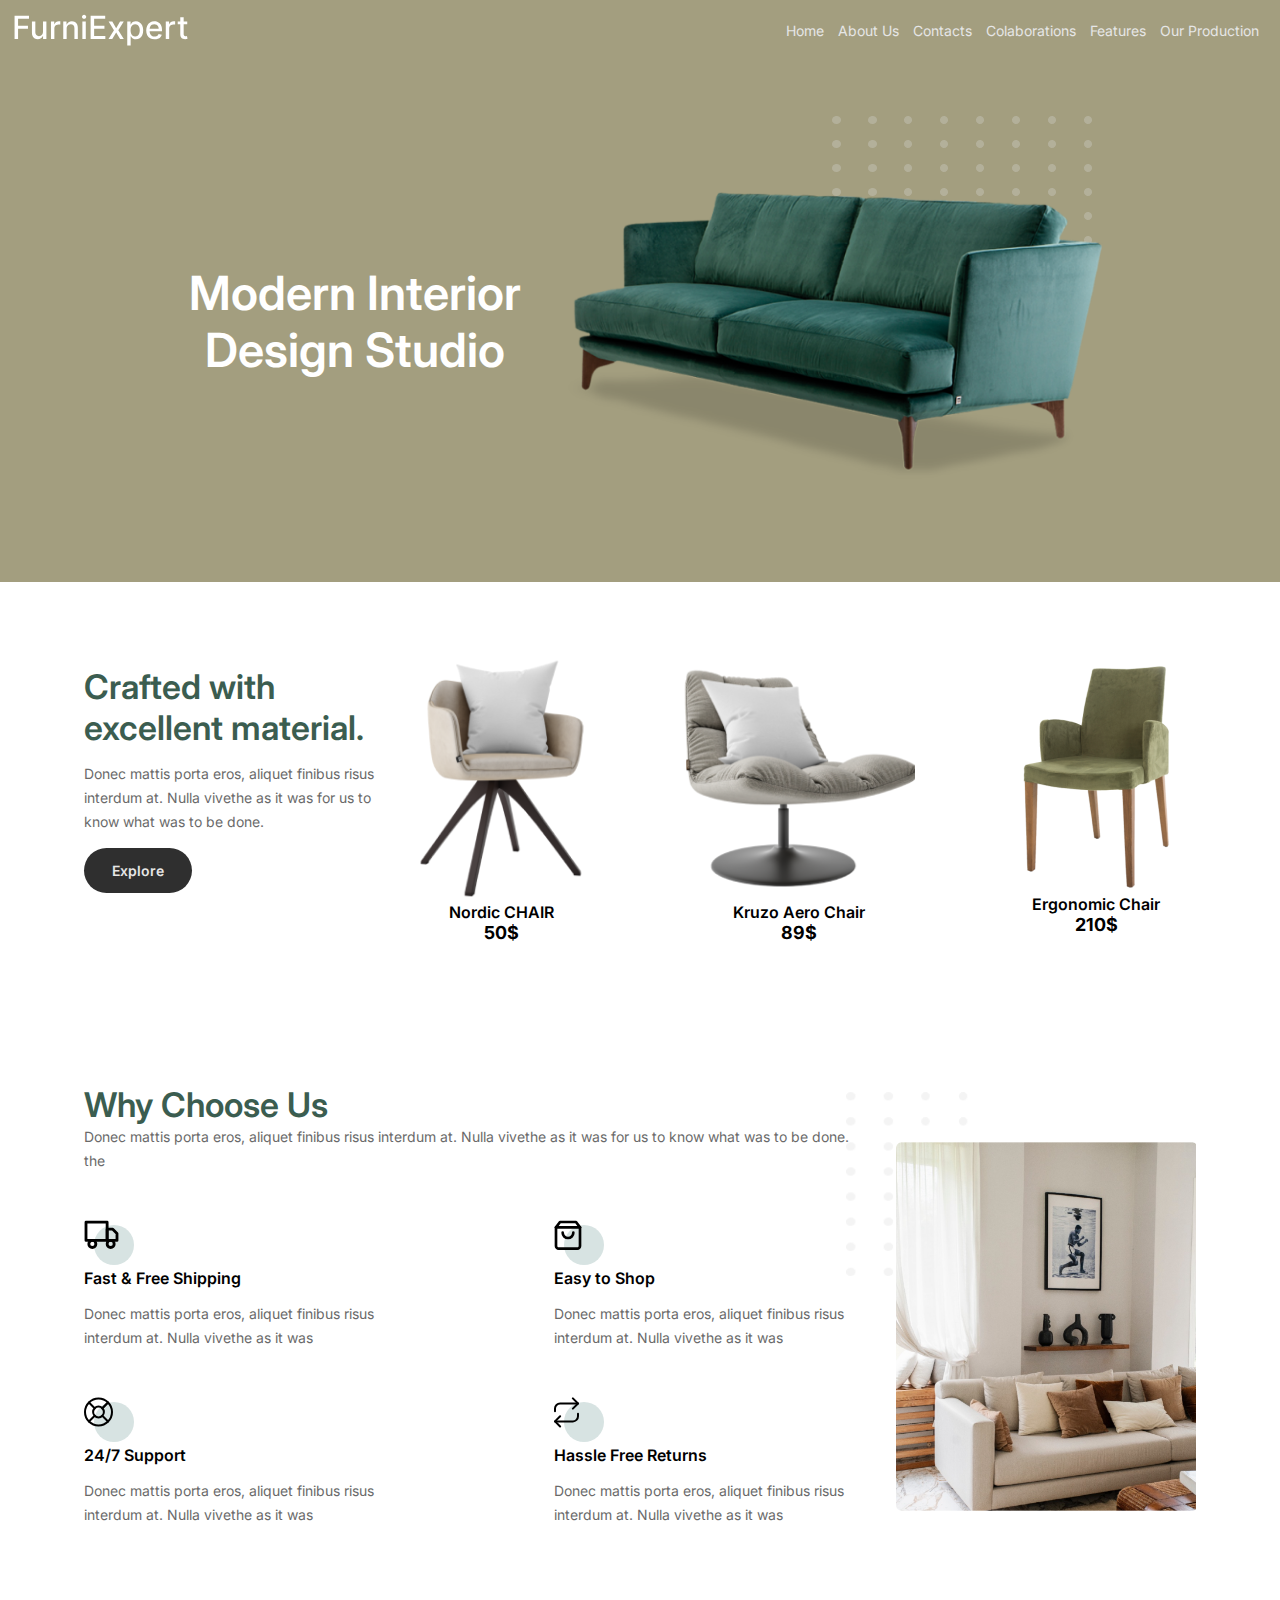
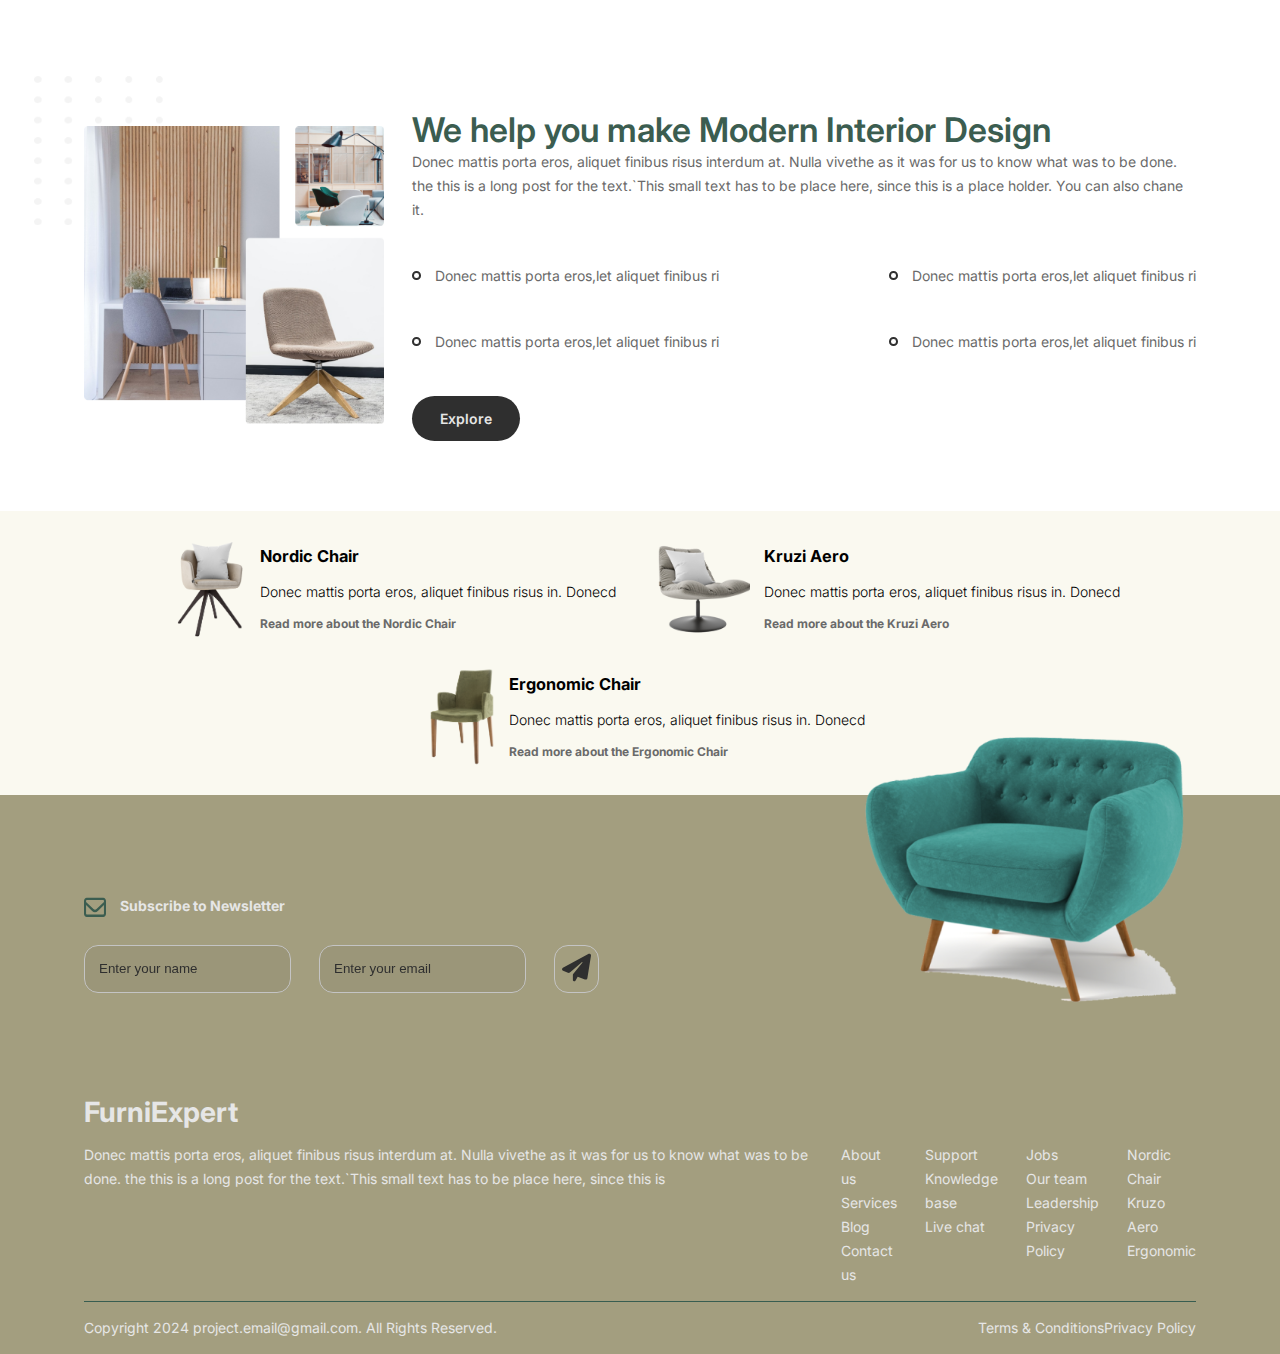
<file: index.html>
<!DOCTYPE html>
<html lang="en">

<head>
	<meta charset="UTF-8">
	<meta name="viewport" content="width=device-width, initial-scale=1.0">
	<title>FurniExpert - Home</title>
	<meta name="description"
		content="FurniExpert - сучасний меблевий магазин з найкращими пропозиціями для вашого дому. Створюйте затишок з нашою допомогою!">
	<meta name="robots" content="index, follow">
	<link rel="stylesheet" href="css/style.css">
</head>

<body>
	<script defer src="script/script.js"></script>
	<div class="wrapper">
		<header>
			<a href="index.html" aria-label="logo image" class="header__img">
				<img src="images/logo.svg" class="paralaxFromCenter" alt="FurniExpert">
			</a>
			<section class="header">
				<nav class="header__navigation container">
					<ul class="header__navigation-list">
						<li class="header__navigation-item"><a class="item-link" href="index.html">Home</a></li>
						<li class="header__navigation-item"><a class="item-link" href="about.html">About Us</a></li>
						<li class="header__navigation-item"><a class="item-link" href="contacts.html">Contacts</a></li>
						<li class="header__navigation-item"><a class="item-link" href="colab.html">Colaborations</a></li>
						<li class="header__navigation-item"><a class="item-link" href="features.html">Features</a></li>
						<li class="header__navigation-item"><a class="item-link" href="product.html">Our Production</a></li>
					</ul>
				</nav>
			</section>
			<button class="burger-btn paralaxFromRight" role="button" aria-label="burger menu button">
				<span></span>
				<span></span>
				<span></span>
			</button>
		</header>
		<section class="hero">
			<div class="hero__block container">
				<h1 class="hero__title title-1 paralaxFromLeft">Modern Interior
					Design Studio</h1>
				<div class="hero__img-layout paralaxFromCenter"><img class="hero__img" src="images/hero.png"
						alt="couch fullscreen">
				</div>
			</div>
		</section>
		<main class="main">
			<div class="main__block container">
				<div class="products__info paralaxFromRight">
					<h2 class="__info-title title-2">Crafted with
						excellent
						material.</h2>
					<p class="__info-description">Donec mattis porta eros, aliquet finibus risus interdum
						at. Nulla
						vivethe as it was for us to know what was to be done.</p>
					<a href="#" class="products__link btn-1">Explore</a>
				</div>
				<div class="products__cards">
					<div class="product__card">
						<img class="product__img" src="images/product-1.png" alt="chair 1">
						<h3 class="product__title title-3">Nordic CHAIR</h3>
						<p class="product__price">50$</p>
					</div>
					<div class="product__card">
						<img class="product__img" src="images/product-2.png" alt="chair 1">
						<h3 class="product__title title-3">Kruzo Aero Chair</h3>
						<p class="product__price">89$</p>
					</div>
					<div class="product__card">
						<img class="product__img" src="images/product-3.png" alt="chair 1">
						<h3 class="product__title title-3">Ergonomic Chair</h3>
						<p class="product__price">210$</p>
					</div>
				</div>
			</div>
			<div class="main__content container">
				<div class="main__content-info">
					<h2 class="__info-title title-2 paralaxFromLeft">Why Choose Us</h2>
					<p class="__info-description">Donec mattis porta eros, aliquet finibus risus interdum at. Nulla vivethe
						as it was for us to know what was to be done. the</p>
					<div class="main__content-block">
						<div class="main__content-item">
							<p class="__info-icon"><img src="images/feature-icon-1.svg" alt="feture 1"></p>
							<h3 class="product__title">Fast & Free Shipping </h3>
							<p class="__info-description">Donec mattis porta eros, aliquet finibus risus interdum at. Nulla
								vivethe as it was</p>
						</div>
						<div class="main__content-item">
							<p class="__info-icon"><img src="images/feature-icon-2.svg" alt="feature-2"></p>
							<h3 class="product__title">Easy to Shop</h3>
							<p class="__info-description">Donec mattis porta eros, aliquet finibus risus interdum at. Nulla
								vivethe as it was</p>
						</div>
						<div class="main__content-item">
							<p class="__info-icon"><img src="images/feature-icon-3.svg" alt="feature-3"></p>
							<h3 class="product__title">24/7 Support</h3>
							<p class="__info-description">Donec mattis porta eros, aliquet finibus risus interdum at. Nulla
								vivethe as it was</p>
						</div>
						<div class="main__content-item">
							<p class="__info-icon"><img src="images/feature-icon-4.svg" alt="feature-4"></p>
							<h3 class="product__title">Hassle Free Returns</h3>
							<p class="__info-description">Donec mattis porta eros, aliquet finibus risus interdum at. Nulla
								vivethe as it was</p>
						</div>
					</div>
				</div>
				<div class="main__content-layout"><img class="main__content-img" src="images/features-img.png" alt="">
				</div>
			</div>
			<div class="main__content column-reverse container">
				<div class="main__content-layout"><img class="main__content-img" src="images/content-img.png" alt="">
				</div>

				<div class="main__content-info">
					<h2 class="__info-title title-2 paralaxFromLeft">We help you make
						Modern Interior Design </h2>
					<p class="__info-description">Donec mattis porta eros, aliquet finibus risus interdum at. Nulla vivethe
						as it was for us to know what was to be done. the this is a long post for the text.`This small text
						has to be place here, since this is a place holder. You can also chane it.</p>
					<div class="main__content-block">
						<div class="main__content-item text-row">
							<p class="point-decoration"></p>
							<p class="__info-description">Donec mattis porta eros,let aliquet finibus ri</p>
						</div>
						<div class="main__content-item text-row">
							<p class="point-decoration"></p>
							<p class="__info-description">Donec mattis porta eros,let aliquet finibus ri</p>
						</div>
						<div class="main__content-item text-row">
							<p class="point-decoration"></p>
							<p class="__info-description">Donec mattis porta eros,let aliquet finibus ri</p>
						</div>
						<div class="main__content-item text-row">
							<p class="point-decoration"></p>
							<p class="__info-description">Donec mattis porta eros,let aliquet finibus ri</p>
						</div>
					</div>
					<a href="#" class="products__link btn-1">Explore</a>
				</div>
			</div>

			<div class="main__small-info">
				<div class="main__small-block">
					<div class="main__small-card">
						<img src="images/product-1.png" alt="product 1">
						<div class="main__small-description">
							<h3 class="title-3">Nordic Chair</h3>
							<p class="__description-text">Donec mattis porta eros, aliquet finibus risus in. Donecd </p>
							<a href="product.html" aria-label="Learn more about the Nordic Chair">Read more about the Nordic
								Chair</a>
						</div>
					</div>
					<div class="main__small-card">
						<img src="images/product-2.png" alt="product 2">
						<div class="main__small-description">
							<h3 class="title-3">Kruzi Aero</h3>
							<p class="__description-text">Donec mattis porta eros, aliquet finibus risus in. Donecd </p>
							<a href="product.html" aria-label="Learn more about the Kruzi Aero">Read more about the Kruzi
								Aero</a>
						</div>
					</div>
					<div class="main__small-card">
						<img src="images/product-3.png" alt="product 3">
						<div class="main__small-description">
							<h3 class="title-3">Ergonomic Chair</h3>
							<p class="__description-text">Donec mattis porta eros, aliquet finibus risus in. Donecd </p>
							<a href="product.html" aria-label="Learn more about the Ergonomic Chair">Read more about the
								Ergonomic
								Chair</a>
						</div>
					</div>
				</div>
			</div>
		</main>
		<footer class="footer">

			<div class="footer__block container">
				<form class="footer__form" type="action">
					<div class="block__row">
						<img class="footer__form-icon" src="images/footer-icon.svg" alt="icon">
						<h4 class="footer__form-icon title-3 text-white">Subscribe to Newsletter</h4>
					</div>
					<div class="block__row footer__block-layout">
						<input id="name" class="footer__form-input" type="text" placeholder="Enter your name">
						<input id="email" class="footer__form-input" type="email" placeholder="Enter your email">
						<button class="footer__form-btn" type="submit"><img src="images/send.svg" alt="submit icon"></button>
					</div>
				</form>
				<img class="footer__form-img" src="images/footer-sofa.png" alt="Green Sofa">
			</div>

			<div class="footer__block-contacts container">
				<h1 class="title-1 text-white">FurniExpert</h1>
				<div class="footer__contacts block__row">
					<p class="__info-description text-white">Donec mattis porta eros, aliquet finibus risus interdum at.
						Nulla vivethe
						as it was for us to know what was to be done. the this is a long post for the text.`This small text
						has to be place here, since this is </p>
					<p class="footer__contacts-description __info-description text-white">
						About us <br>
						Services <br>
						Blog <br>
						Contact us <br>
					</p>
					<p class="footer__contacts-description __info-description text-white">
						Support <br>
						Knowledge base <br>
						Live chat <br>
					</p>
					<p class="footer__contacts-description __info-description text-white">
						Jobs <br>
						Our team <br>
						Leadership <br>
						Privacy Policy <br>
					</p>
					<p class="footer__contacts-description __info-description text-white">
						Nordic Chair <br>
						Kruzo Aero <br>
						Ergonomic <br>
					</p>
				</div>
				<div class="footer__block border-top">
					<p class="__info-description text-white">Copyright 2024 project.email@gmail.com. All Rights Reserved.</p>
					<span>
						<p class="__info-description text-white">Terms & Conditions</p>
						<p class="__info-description text-white">Privacy Policy</p>
					</span>
				</div>
				<p></p>
			</div>
		</footer>
	</div>
</body>

</html>
</file>
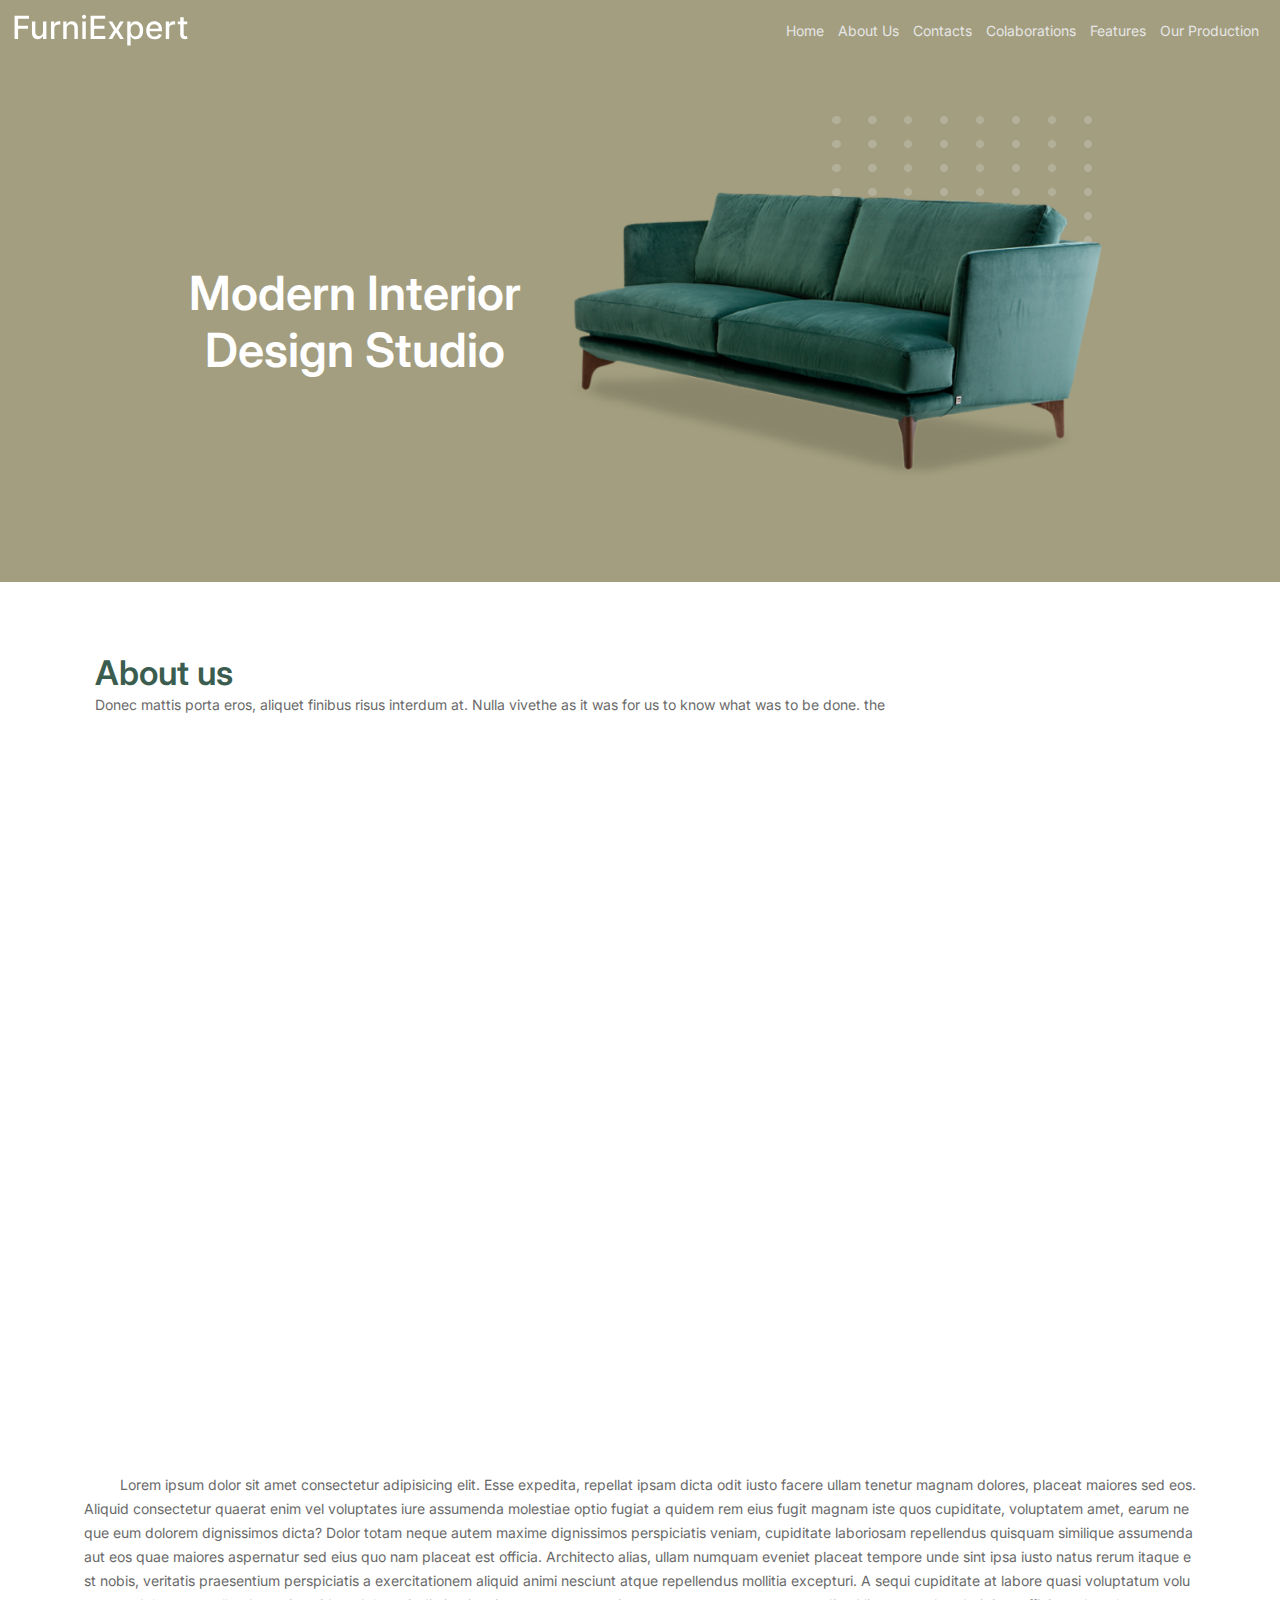
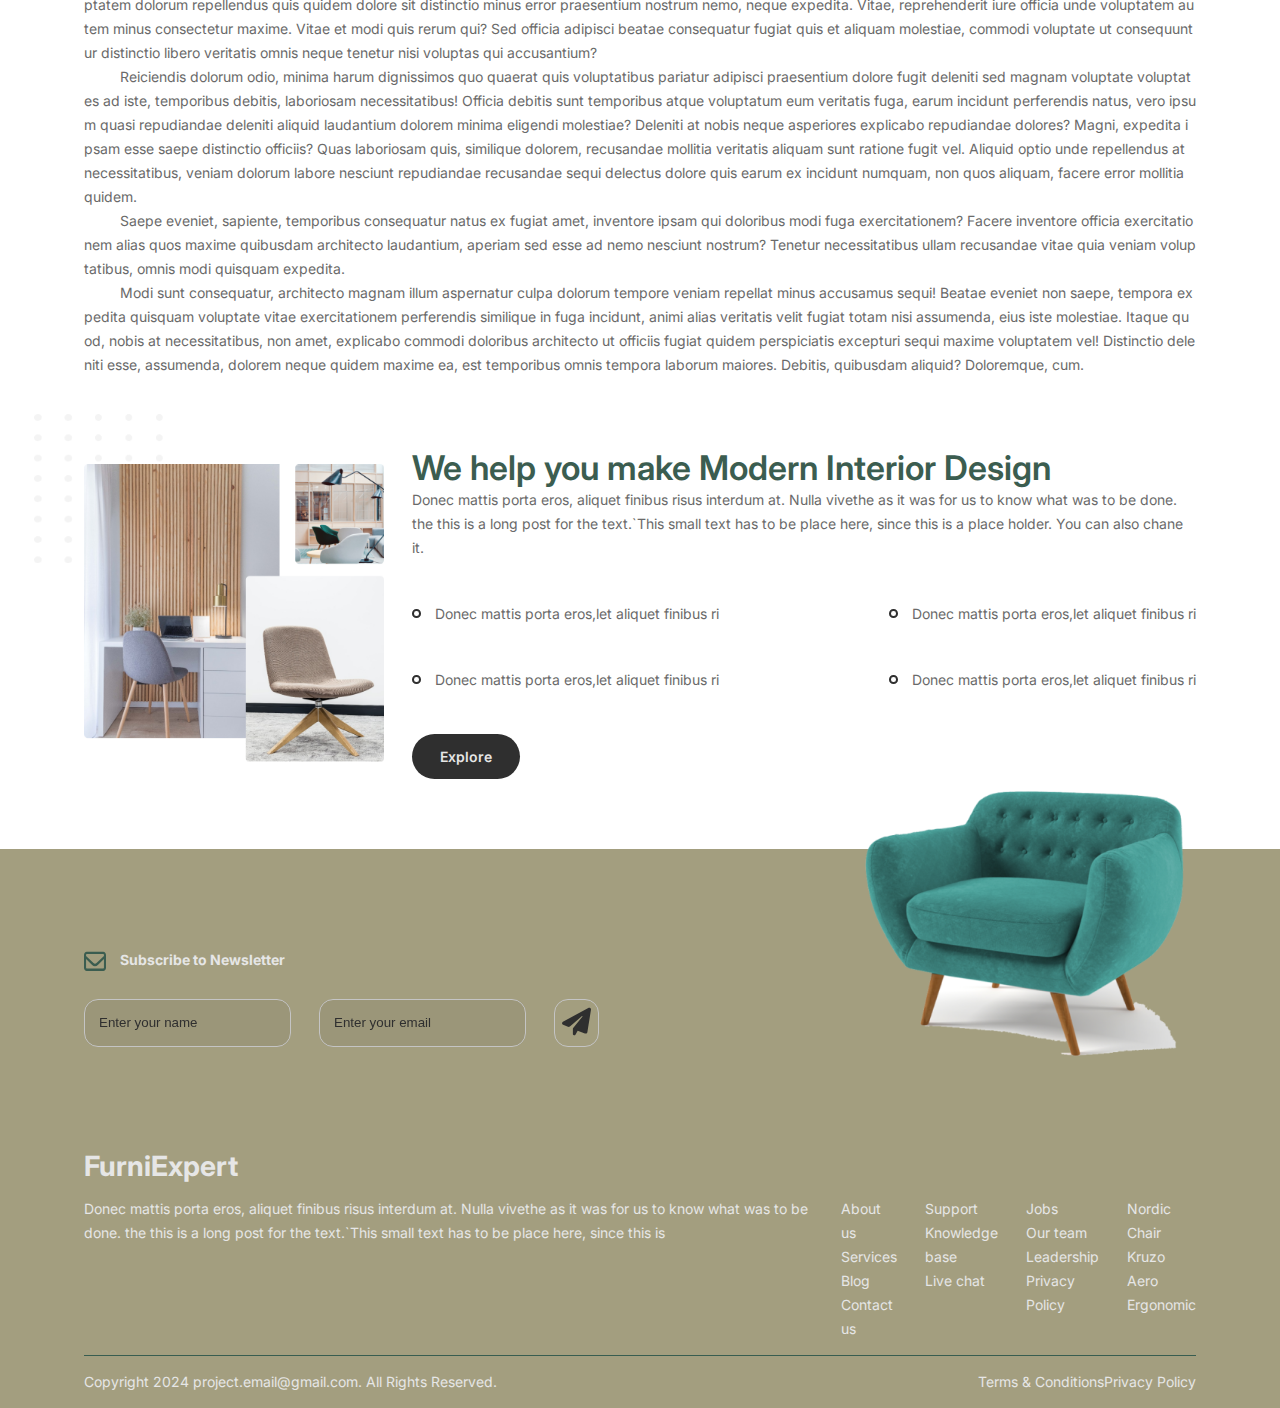
<file: about.html>
<!DOCTYPE html>
<html lang="en">

<head>
	<meta charset="UTF-8">
	<meta name="viewport" content="width=device-width, initial-scale=1.0">
	<title>FurniExpert - About Us</title>
	<meta name="description"
		content="Дізнайтеся більше про FurniExpert - наші цінності, історію та команду професіоналів, які роблять ваш дім комфортним.">
	<meta name="robots" content="index, follow">
	<link rel="stylesheet" href="css/style.css">
</head>

<body>
	<script defer src="script/script.js"></script>
	<div class="wrapper">
		<header>
			<a href="index.html" aria-label="logo image" class="header__img">
				<img src="images/logo.svg" class="paralaxFromCenter" alt="FurniExpert">
			</a>
			<section class="header">
				<nav class="header__navigation container">
					<ul class="header__navigation-list">
						<li class="header__navigation-item"><a class="item-link" href="index.html">Home</a></li>
						<li class="header__navigation-item"><a class="item-link" href="about.html">About Us</a></li>
						<li class="header__navigation-item"><a class="item-link" href="contacts.html">Contacts</a></li>
						<li class="header__navigation-item"><a class="item-link" href="colab.html">Colaborations</a></li>
						<li class="header__navigation-item"><a class="item-link" href="features.html">Features</a></li>
						<li class="header__navigation-item"><a class="item-link" href="product.html">Our Production</a></li>
					</ul>
				</nav>
			</section>
			<button class="burger-btn paralaxFromRight" role="button" aria-label="burger menu button">
				<span></span>
				<span></span>
				<span></span>
			</button>
		</header>
		<section class="hero">
			<div class="hero__block container">
				<h1 class="hero__title title-1 paralaxFromLeft">Modern Interior
					Design Studio</h1>
				<div class="hero__img-layout paralaxFromCenter"><img class="hero__img" src="images/hero.png"
						alt="couch fullscreen">
				</div>
			</div>
		</section>
		<main class="main">

			<div class="main__content container">
				<div class="main__content-info">
					<div>
						<h2 class="__info-title title-2 paralaxFromLeft">About us</h2>
						<p class="__info-description">Donec mattis porta eros, aliquet finibus risus interdum at. Nulla
							vivethe
							as it was for us to know what was to be done. the</p>
					</div>
					<div class="main__content-block fullW">
						<iframe src="https://www.youtube.com/embed/7Z2GN-27jT0?si=VxtL9WQbzhldZsLR"
							title="YouTube video player" frameborder="0"
							allow="accelerometer; autoplay; clipboard-write; encrypted-media; gyroscope; picture-in-picture; web-share"
							referrerpolicy="strict-origin-when-cross-origin" allowfullscreen></iframe>
					</div>
				</div>
			</div>


			<div class="main__lorem container">
				<div class="main__lorem-text __info-description">
					<p>Lorem ipsum dolor sit amet consectetur adipisicing elit. Esse expedita,
						repellat ipsam dicta
						odit iusto facere ullam tenetur magnam dolores, placeat maiores sed eos. Aliquid consectetur quaerat
						enim
						vel voluptates iure assumenda molestiae optio fugiat a quidem rem eius fugit magnam iste quos
						cupiditate,
						voluptatem amet, earum neque eum dolorem dignissimos dicta? Dolor totam neque autem maxime dignissimos
						perspiciatis veniam, cupiditate laboriosam repellendus quisquam similique assumenda aut eos quae
						maiores
						aspernatur sed eius quo nam placeat est officia. Architecto alias, ullam numquam eveniet placeat
						tempore
						unde sint ipsa iusto natus rerum itaque est nobis, veritatis praesentium perspiciatis a exercitationem
						aliquid animi nesciunt atque repellendus mollitia excepturi. A sequi cupiditate at labore quasi
						voluptatum voluptatem dolorum repellendus quis quidem dolore sit distinctio minus error praesentium
						nostrum nemo, neque expedita. Vitae, reprehenderit iure officia unde voluptatem autem minus
						consectetur
						maxime. Vitae et modi quis rerum qui? Sed officia adipisci beatae consequatur fugiat quis et aliquam
						molestiae, commodi voluptate ut consequuntur distinctio libero veritatis omnis neque tenetur nisi
						voluptas qui accusantium? </p>
					<p>Reiciendis dolorum odio, minima harum dignissimos quo quaerat quis
						voluptatibus
						pariatur adipisci praesentium dolore fugit deleniti sed magnam voluptate voluptates ad iste,
						temporibus
						debitis, laboriosam necessitatibus! Officia debitis sunt temporibus atque voluptatum eum veritatis
						fuga,
						earum incidunt perferendis natus, vero ipsum quasi repudiandae deleniti aliquid laudantium dolorem
						minima
						eligendi molestiae? Deleniti at nobis neque asperiores explicabo repudiandae dolores? Magni, expedita
						ipsam esse saepe distinctio officiis? Quas laboriosam quis, similique dolorem, recusandae mollitia
						veritatis aliquam sunt ratione fugit vel. Aliquid optio unde repellendus at necessitatibus, veniam
						dolorum labore nesciunt repudiandae recusandae sequi delectus dolore quis earum ex incidunt numquam,
						non
						quos aliquam, facere error mollitia quidem.</p>
					<p>Saepe eveniet, sapiente, temporibus consequatur natus
						ex
						fugiat amet, inventore ipsam qui doloribus modi fuga exercitationem? Facere inventore officia
						exercitationem alias quos maxime quibusdam architecto laudantium, aperiam sed esse ad nemo nesciunt
						nostrum? Tenetur necessitatibus ullam recusandae vitae quia veniam voluptatibus, omnis modi quisquam
						expedita. </p>
					<p> Modi sunt consequatur, architecto magnam illum aspernatur culpa dolorum tempore veniam
						repellat
						minus accusamus sequi! Beatae eveniet non saepe, tempora expedita quisquam voluptate vitae
						exercitationem
						perferendis similique in fuga incidunt, animi alias veritatis velit fugiat totam nisi assumenda, eius
						iste molestiae. Itaque quod, nobis at necessitatibus, non amet, explicabo commodi doloribus architecto
						ut
						officiis fugiat quidem perspiciatis excepturi sequi maxime voluptatem vel! Distinctio deleniti esse,
						assumenda, dolorem neque quidem maxime ea, est temporibus omnis tempora laborum maiores. Debitis,
						quibusdam aliquid? Doloremque, cum.</p>
				</div>
			</div>


			<div class="main__content column-reverse container">
				<div class="main__content-layout"><img class="main__content-img" src="images/content-img.png" alt="">
				</div>

				<div class="main__content-info">
					<h2 class="__info-title title-2 paralaxFromLeft">We help you make
						Modern Interior Design </h2>
					<p class="__info-description">Donec mattis porta eros, aliquet finibus risus interdum at. Nulla vivethe
						as it was for us to know what was to be done. the this is a long post for the text.`This small text
						has to be place here, since this is a place holder. You can also chane it.</p>
					<div class="main__content-block">
						<div class="main__content-item text-row">
							<p class="point-decoration"></p>
							<p class="__info-description">Donec mattis porta eros,let aliquet finibus ri</p>
						</div>
						<div class="main__content-item text-row">
							<p class="point-decoration"></p>
							<p class="__info-description">Donec mattis porta eros,let aliquet finibus ri</p>
						</div>
						<div class="main__content-item text-row">
							<p class="point-decoration"></p>
							<p class="__info-description">Donec mattis porta eros,let aliquet finibus ri</p>
						</div>
						<div class="main__content-item text-row">
							<p class="point-decoration"></p>
							<p class="__info-description">Donec mattis porta eros,let aliquet finibus ri</p>
						</div>
					</div>
					<a href="#" class="products__link btn-1">Explore</a>
				</div>
			</div>
		</main>
		<footer class="footer" type="action">
			<div class="footer__block container">
				<form class="footer__form" type="action">
					<div class="block__row">
						<img class="footer__form-icon" src="images/footer-icon.svg" alt="icon">
						<h4 class="footer__form-icon title-3 text-white">Subscribe to Newsletter</h4>
					</div>
					<div class="block__row footer__block-layout">
						<input id="name" class="footer__form-input" type="text" placeholder="Enter your name">
						<input id="email" class="footer__form-input" type="email" placeholder="Enter your email">
						<button class="footer__form-btn" type="submit"><img src="images/send.svg" alt="submit icon"></button>
					</div>
				</form>
				<img class="footer__form-img" src="images/footer-sofa.png" alt="Green Sofa">
			</div>
			<div class="footer__block-contacts container">
				<h1 class="title-1 text-white">FurniExpert</h1>
				<div class="footer__contacts block__row">
					<p class="__info-description text-white">Donec mattis porta eros, aliquet finibus risus interdum at.
						Nulla vivethe
						as it was for us to know what was to be done. the this is a long post for the text.`This small text
						has to be place here, since this is </p>
					<p class="footer__contacts-description __info-description text-white">
						About us <br>
						Services <br>
						Blog <br>
						Contact us <br>
					</p>
					<p class="footer__contacts-description __info-description text-white">
						Support <br>
						Knowledge base <br>
						Live chat <br>
					</p>
					<p class="footer__contacts-description __info-description text-white">
						Jobs <br>
						Our team <br>
						Leadership <br>
						Privacy Policy <br>
					</p>
					<p class="footer__contacts-description __info-description text-white">
						Nordic Chair <br>
						Kruzo Aero <br>
						Ergonomic <br>
					</p>
				</div>
				<div class="footer__block border-top">
					<p class="__info-description text-white">Copyright 2024 project.email@gmail.com. All Rights Reserved.</p>
					<span>
						<p class="__info-description text-white">Terms & Conditions</p>
						<p class="__info-description text-white">Privacy Policy</p>
					</span>
				</div>
				<p></p>
			</div>
		</footer>
	</div>
</body>

</html>
</file>
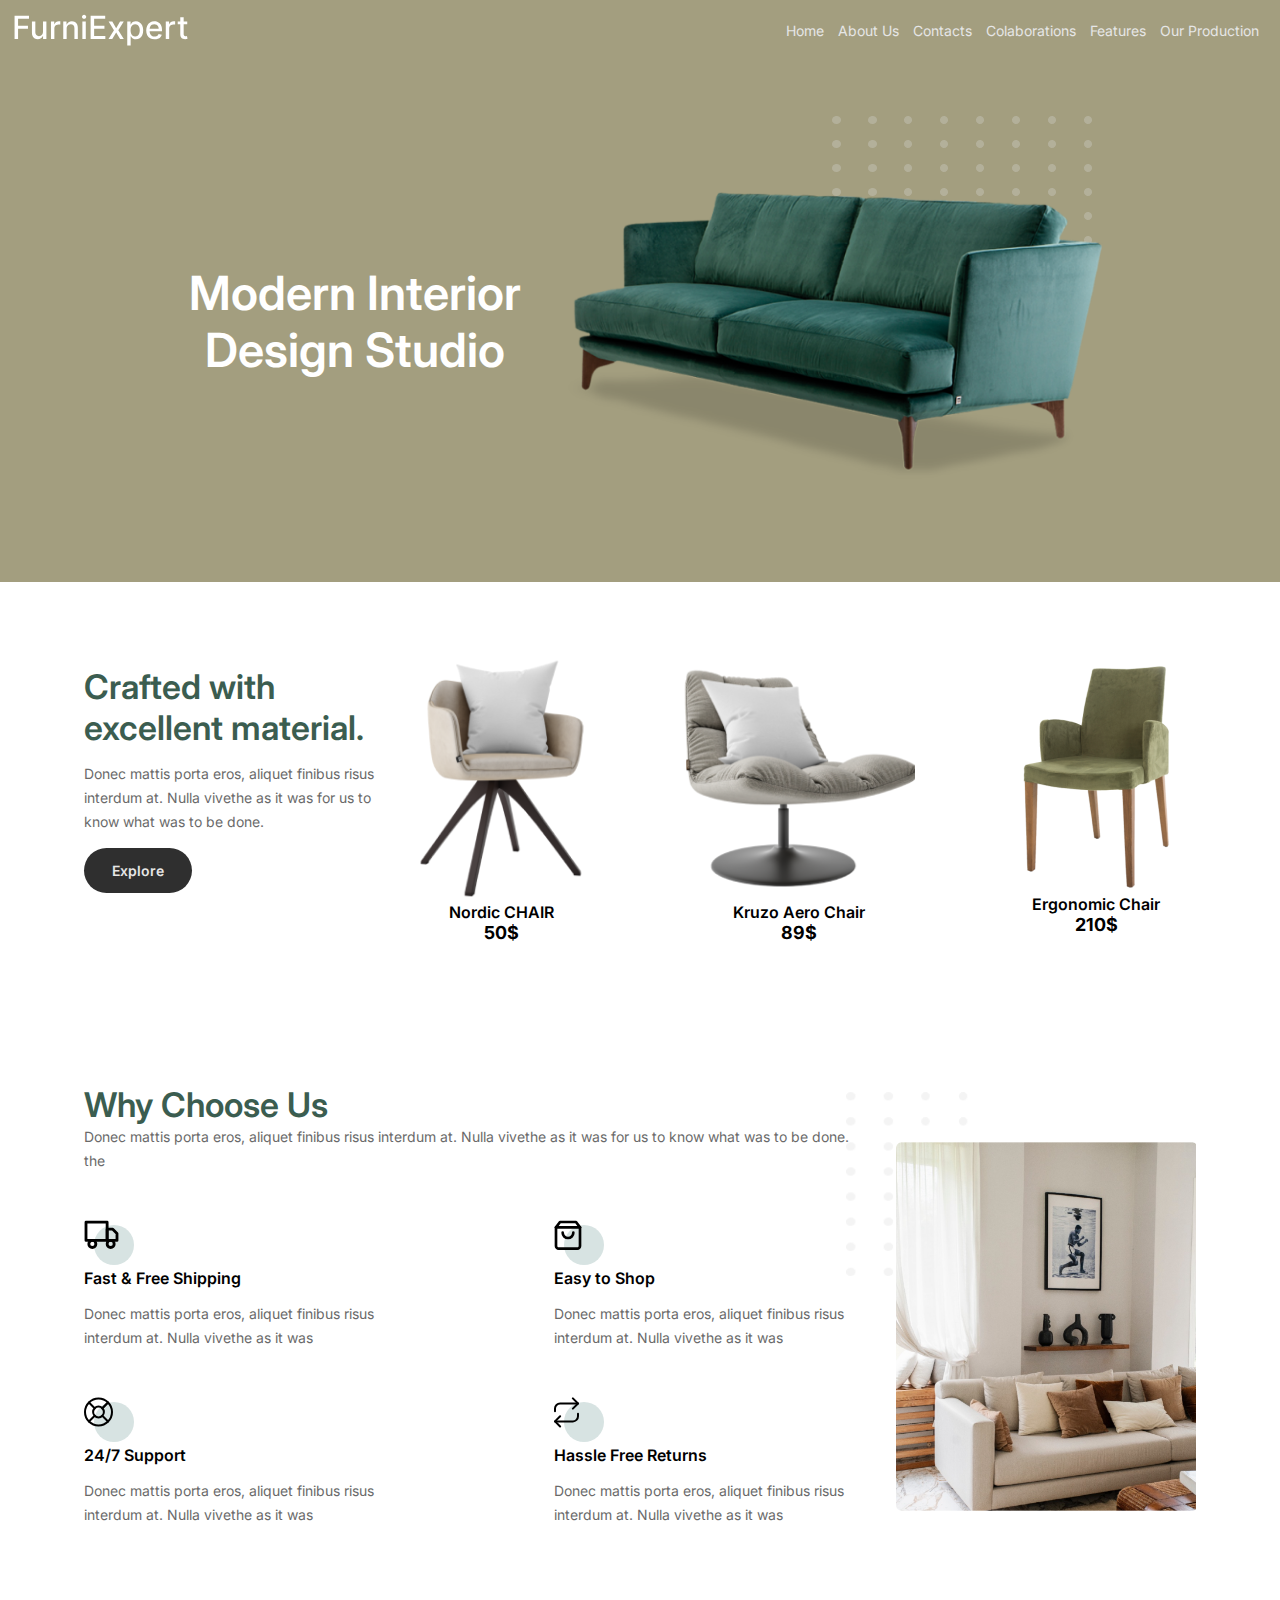
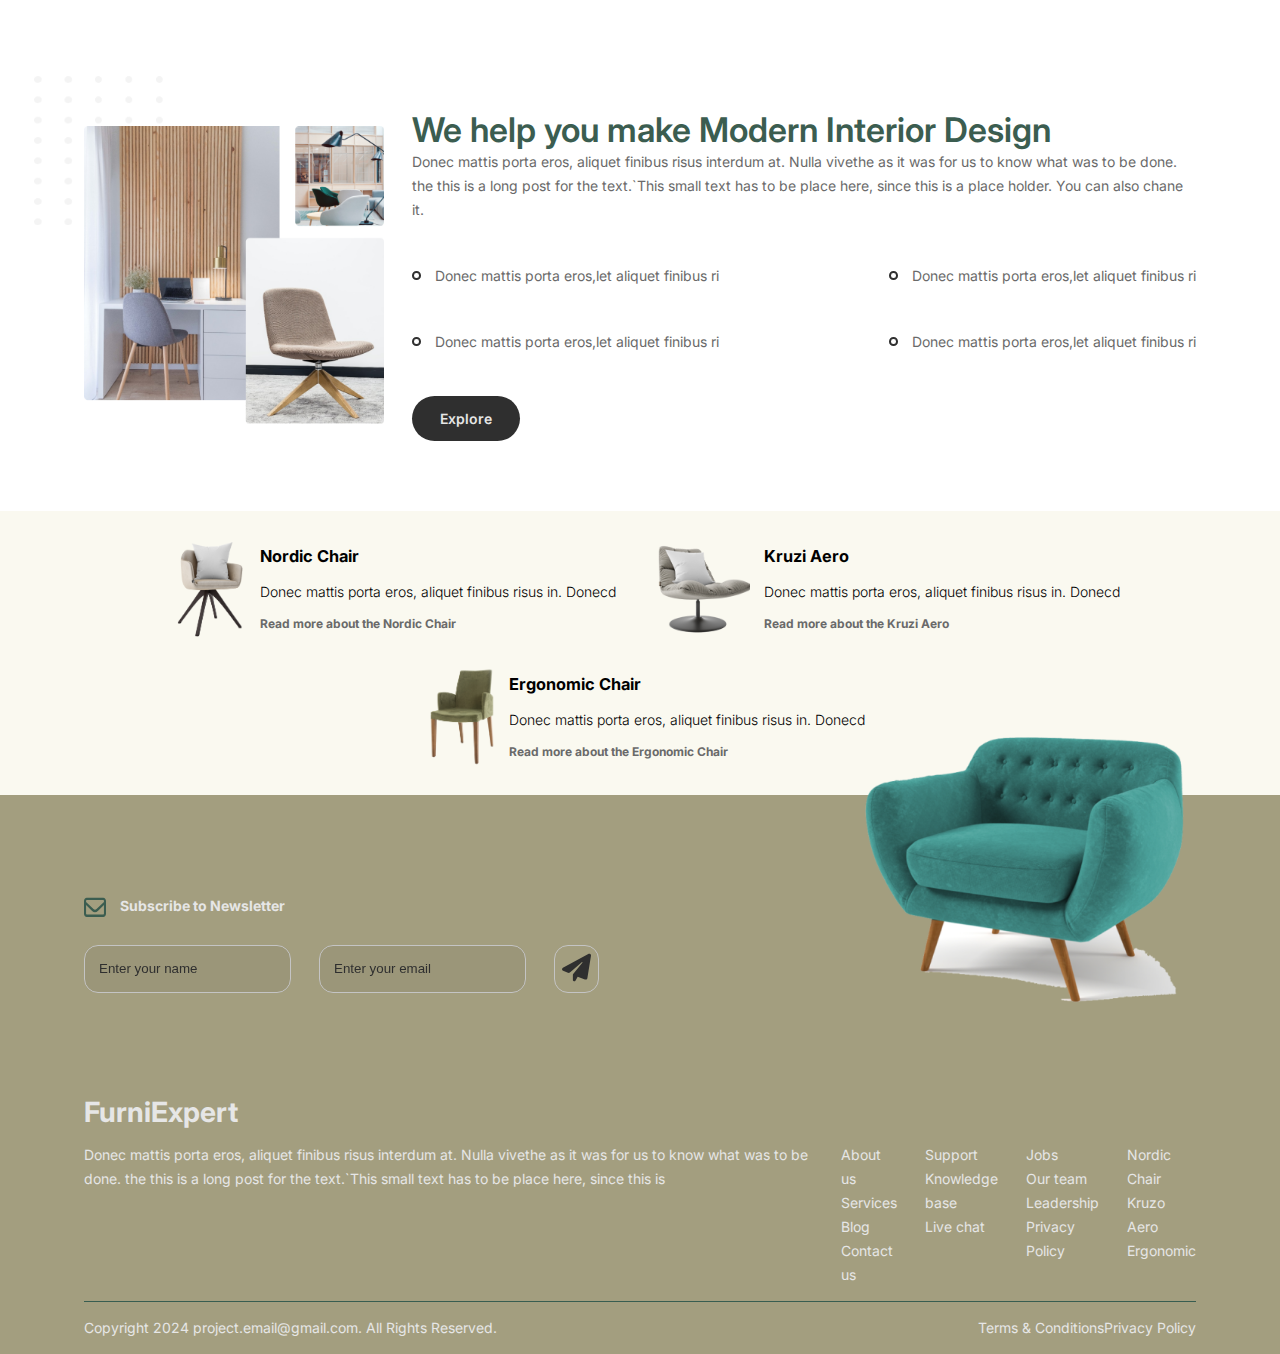
<file: colab.html>
<!DOCTYPE html>
<html lang="en">

<head>
	<meta charset="UTF-8">
	<meta name="viewport" content="width=device-width, initial-scale=1.0">
	<title>FurniExpert - Colaborations</title>
	<meta name="description"
		content="Співпраця з FurniExpert - об'єднуємо зусилля для створення унікальних меблів та проектів.">
	<meta name="robots" content="index, follow">
	<link rel="stylesheet" href="css/style.css">
</head>

<body>
	<script defer src="script/script.js"></script>
	<div class="wrapper">
		<header>
			<a href="index.html" aria-label="logo image" class="header__img">
				<img src="images/logo.svg" class="paralaxFromCenter" alt="FurniExpert">
			</a>
			<section class="header">
				<nav class="header__navigation container">
					<ul class="header__navigation-list">
						<li class="header__navigation-item"><a class="item-link" href="index.html">Home</a></li>
						<li class="header__navigation-item"><a class="item-link" href="about.html">About Us</a></li>
						<li class="header__navigation-item"><a class="item-link" href="contacts.html">Contacts</a></li>
						<li class="header__navigation-item"><a class="item-link" href="colab.html">Colaborations</a></li>
						<li class="header__navigation-item"><a class="item-link" href="features.html">Features</a></li>
						<li class="header__navigation-item"><a class="item-link" href="product.html">Our Production</a></li>
					</ul>
				</nav>
			</section>
			<button class="burger-btn paralaxFromRight" role="button" aria-label="burger menu button">
				<span></span>
				<span></span>
				<span></span>
			</button>
		</header>
		<section class="hero">
			<div class="hero__block container">
				<h1 class="hero__title title-1 paralaxFromLeft">Modern Interior
					Design Studio</h1>
				<div class="hero__img-layout paralaxFromCenter"><img class="hero__img" src="images/hero.png"
						alt="couch fullscreen">
				</div>
			</div>
		</section>
		<main class="main">
			<div class="main__block container">
				<div class="products__info paralaxFromRight">
					<h2 class="__info-title title-2">Crafted with
						excellent
						material.</h2>
					<p class="__info-description">Donec mattis porta eros, aliquet finibus risus interdum
						at. Nulla
						vivethe as it was for us to know what was to be done.</p>
					<a href="#" class="products__link btn-1">Explore</a>
				</div>
				<div class="products__cards">
					<div class="product__card">
						<img class="product__img" src="images/product-1.png" alt="chair 1">
						<h3 class="product__title title-3">Nordic CHAIR</h3>
						<p class="product__price">50$</p>
					</div>
					<div class="product__card">
						<img class="product__img" src="images/product-2.png" alt="chair 1">
						<h3 class="product__title title-3">Kruzo Aero Chair</h3>
						<p class="product__price">89$</p>
					</div>
					<div class="product__card">
						<img class="product__img" src="images/product-3.png" alt="chair 1">
						<h3 class="product__title title-3">Ergonomic Chair</h3>
						<p class="product__price">210$</p>
					</div>
				</div>
			</div>
			<div class="main__content container">
				<div class="main__content-info">
					<h2 class="__info-title title-2 paralaxFromLeft">Why Choose Us</h2>
					<p class="__info-description">Donec mattis porta eros, aliquet finibus risus interdum at. Nulla vivethe
						as it was for us to know what was to be done. the</p>
					<div class="main__content-block">
						<div class="main__content-item">
							<p class="__info-icon"><img src="images/feature-icon-1.svg" alt="feture 1"></p>
							<h3 class="product__title">Fast & Free Shipping </h3>
							<p class="__info-description">Donec mattis porta eros, aliquet finibus risus interdum at. Nulla
								vivethe as it was</p>
						</div>
						<div class="main__content-item">
							<p class="__info-icon"><img src="images/feature-icon-2.svg" alt="feature-2"></p>
							<h3 class="product__title">Easy to Shop</h3>
							<p class="__info-description">Donec mattis porta eros, aliquet finibus risus interdum at. Nulla
								vivethe as it was</p>
						</div>
						<div class="main__content-item">
							<p class="__info-icon"><img src="images/feature-icon-3.svg" alt="feature-3"></p>
							<h3 class="product__title">24/7 Support</h3>
							<p class="__info-description">Donec mattis porta eros, aliquet finibus risus interdum at. Nulla
								vivethe as it was</p>
						</div>
						<div class="main__content-item">
							<p class="__info-icon"><img src="images/feature-icon-4.svg" alt="feature-4"></p>
							<h3 class="product__title">Hassle Free Returns</h3>
							<p class="__info-description">Donec mattis porta eros, aliquet finibus risus interdum at. Nulla
								vivethe as it was</p>
						</div>
					</div>
				</div>
				<div class="main__content-layout"><img class="main__content-img" src="images/features-img.png" alt="">
				</div>
			</div>
			<div class="main__content column-reverse container">
				<div class="main__content-layout"><img class="main__content-img" src="images/content-img.png" alt="">
				</div>

				<div class="main__content-info">
					<h2 class="__info-title title-2 paralaxFromLeft">We help you make
						Modern Interior Design </h2>
					<p class="__info-description">Donec mattis porta eros, aliquet finibus risus interdum at. Nulla vivethe
						as it was for us to know what was to be done. the this is a long post for the text.`This small text
						has to be place here, since this is a place holder. You can also chane it.</p>
					<div class="main__content-block">
						<div class="main__content-item text-row">
							<p class="point-decoration"></p>
							<p class="__info-description">Donec mattis porta eros,let aliquet finibus ri</p>
						</div>
						<div class="main__content-item text-row">
							<p class="point-decoration"></p>
							<p class="__info-description">Donec mattis porta eros,let aliquet finibus ri</p>
						</div>
						<div class="main__content-item text-row">
							<p class="point-decoration"></p>
							<p class="__info-description">Donec mattis porta eros,let aliquet finibus ri</p>
						</div>
						<div class="main__content-item text-row">
							<p class="point-decoration"></p>
							<p class="__info-description">Donec mattis porta eros,let aliquet finibus ri</p>
						</div>
					</div>
					<a href="#" class="products__link btn-1">Explore</a>
				</div>
			</div>


			<div class="main__small-info">
				<div class="main__small-block">
					<div class="main__small-card">
						<img src="images/product-1.png" alt="product 1">
						<div class="main__small-description">
							<h3 class="title-3">Nordic Chair</h3>
							<p class="__description-text">Donec mattis porta eros, aliquet finibus risus in. Donecd </p>
							<a href="product.html" aria-label="Learn more about the Nordic Chair">Read more about the Nordic
								Chair</a>
						</div>
					</div>
					<div class="main__small-card">
						<img src="images/product-2.png" alt="product 2">
						<div class="main__small-description">
							<h3 class="title-3">Kruzi Aero</h3>
							<p class="__description-text">Donec mattis porta eros, aliquet finibus risus in. Donecd </p>
							<a href="product.html" aria-label="Learn more about the Kruzi Aero">Read more about the Kruzi
								Aero</a>
						</div>
					</div>
					<div class="main__small-card">
						<img src="images/product-3.png" alt="product 3">
						<div class="main__small-description">
							<h3 class="title-3">Ergonomic Chair</h3>
							<p class="__description-text">Donec mattis porta eros, aliquet finibus risus in. Donecd </p>
							<a href="product.html" aria-label="Learn more about the Ergonomic Chair">Read more about the
								Ergonomic
								Chair</a>
						</div>
					</div>
				</div>
			</div>
		</main>
		<footer class="footer" type="action">
			<div class="footer__block container">
				<form class="footer__form" type="action">
					<div class="block__row">
						<img class="footer__form-icon" src="images/footer-icon.svg" alt="icon">
						<h4 class="footer__form-icon title-3 text-white">Subscribe to Newsletter</h4>
					</div>
					<div class="block__row footer__block-layout">
						<input id="name" class="footer__form-input" type="text" placeholder="Enter your name">
						<input id="email" class="footer__form-input" type="email" placeholder="Enter your email">
						<button class="footer__form-btn" type="submit"><img src="images/send.svg" alt="submit icon"></button>
					</div>
				</form>
				<img class="footer__form-img" src="images/footer-sofa.png" alt="Green Sofa">
			</div>
			<div class="footer__block-contacts container">
				<h1 class="title-1 text-white">FurniExpert</h1>
				<div class="footer__contacts block__row">
					<p class="__info-description text-white">Donec mattis porta eros, aliquet finibus risus interdum at.
						Nulla vivethe
						as it was for us to know what was to be done. the this is a long post for the text.`This small text
						has to be place here, since this is </p>
					<p class="footer__contacts-description __info-description text-white">
						About us <br>
						Services <br>
						Blog <br>
						Contact us <br>
					</p>
					<p class="footer__contacts-description __info-description text-white">
						Support <br>
						Knowledge base <br>
						Live chat <br>
					</p>
					<p class="footer__contacts-description __info-description text-white">
						Jobs <br>
						Our team <br>
						Leadership <br>
						Privacy Policy <br>
					</p>
					<p class="footer__contacts-description __info-description text-white">
						Nordic Chair <br>
						Kruzo Aero <br>
						Ergonomic <br>
					</p>
				</div>
				<div class="footer__block border-top">
					<p class="__info-description text-white">Copyright 2024 project.email@gmail.com. All Rights Reserved.</p>
					<span>
						<p class="__info-description text-white">Terms & Conditions</p>
						<p class="__info-description text-white">Privacy Policy</p>
					</span>
				</div>
				<p></p>
			</div>
		</footer>
	</div>
</body>

</html>
</file>
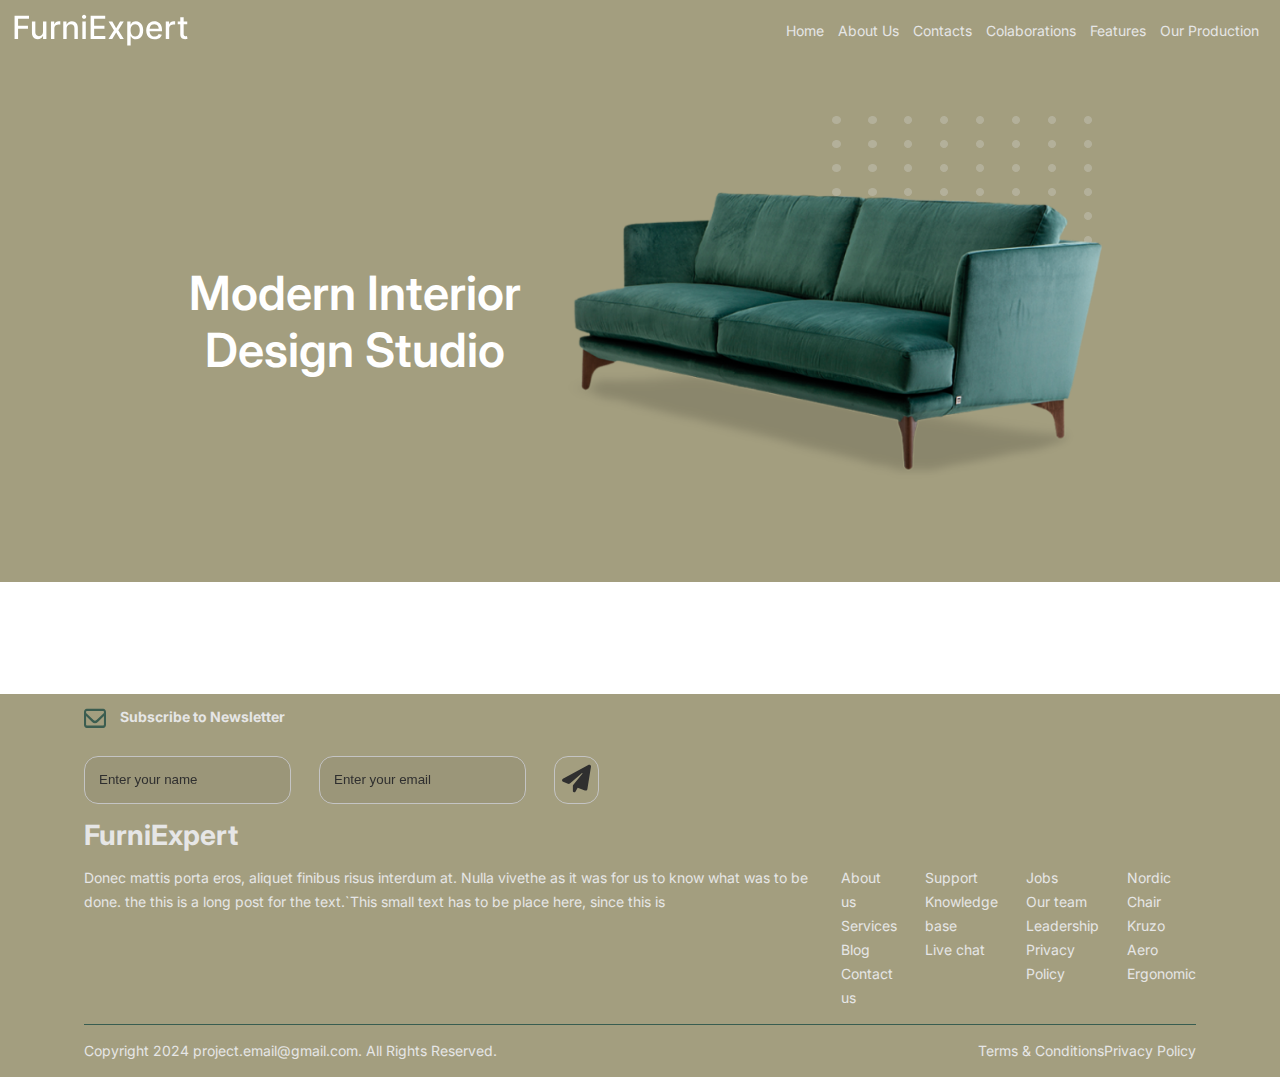
<file: contacts.html>
<!DOCTYPE html>
<html lang="en">

<head>
	<meta charset="UTF-8">
	<meta name="viewport" content="width=device-width, initial-scale=1.0">
	<title>FurniExpert - Contacts</title>
	<meta name="description"
		content="Зв'яжіться з нами! FurniExpert - всі контакти, щоб отримати консультацію та підтримку.">
	<meta name="robots" content="index, follow">
	<link rel="stylesheet" href="css/style.css">
</head>

<body>
	<script defer src="script/script.js"></script>
	<div class="wrapper">
		<header>
			<a href="index.html" aria-label="logo image" class="header__img">
				<img src="images/logo.svg" class="paralaxFromCenter" alt="FurniExpert">
			</a>
			<section class="header">
				<nav class="header__navigation container">
					<ul class="header__navigation-list">
						<li class="header__navigation-item"><a class="item-link" href="index.html">Home</a></li>
						<li class="header__navigation-item"><a class="item-link" href="about.html">About Us</a></li>
						<li class="header__navigation-item"><a class="item-link" href="contacts.html">Contacts</a></li>
						<li class="header__navigation-item"><a class="item-link" href="colab.html">Colaborations</a></li>
						<li class="header__navigation-item"><a class="item-link" href="features.html">Features</a></li>
						<li class="header__navigation-item"><a class="item-link" href="product.html">Our Production</a></li>
					</ul>
				</nav>
			</section>
			<button class="burger-btn paralaxFromRight" role="button" aria-label="burger menu button">
				<span></span>
				<span></span>
				<span></span>
			</button>
		</header>
		<section class="hero">
			<div class="hero__block container">
				<h1 class="hero__title title-1 paralaxFromLeft">Modern Interior
					Design Studio</h1>
				<div class="hero__img-layout paralaxFromCenter"><img class="hero__img" src="images/hero.png"
						alt="couch fullscreen">
				</div>
			</div>
		</section>
		<main class="main">
			<div class="main__result container">
				<ul class="main__result-list">
					<!--list folows-->
				</ul>
			</div>
		</main>
		<footer class="footer" type="action">
			<div class="footer__block container">
				<form class="footer__form" type="action">
					<div class="block__row">
						<img class="footer__form-icon" src="images/footer-icon.svg" alt="icon">
						<h4 class="footer__form-icon title-3 text-white">Subscribe to Newsletter</h4>
					</div>
					<div class="block__row footer__block-layout">
						<input id="name" class="footer__form-input" type="text" placeholder="Enter your name">
						<input id="email" class="footer__form-input" type="email" placeholder="Enter your email">
						<button class="footer__form-btn" type="submit"><img src="images/send.svg" alt="submit icon"></button>
					</div>
				</form>
			</div>
			<div class="footer__block-contacts container">
				<h1 class="title-1 text-white">FurniExpert</h1>
				<div class="footer__contacts block__row">
					<p class="__info-description text-white">Donec mattis porta eros, aliquet finibus risus interdum at.
						Nulla vivethe
						as it was for us to know what was to be done. the this is a long post for the text.`This small text
						has to be place here, since this is </p>
					<p class="footer__contacts-description __info-description text-white">
						About us <br>
						Services <br>
						Blog <br>
						Contact us <br>
					</p>
					<p class="footer__contacts-description __info-description text-white">
						Support <br>
						Knowledge base <br>
						Live chat <br>
					</p>
					<p class="footer__contacts-description __info-description text-white">
						Jobs <br>
						Our team <br>
						Leadership <br>
						Privacy Policy <br>
					</p>
					<p class="footer__contacts-description __info-description text-white">
						Nordic Chair <br>
						Kruzo Aero <br>
						Ergonomic <br>
					</p>
				</div>
				<div class="footer__block border-top">
					<p class="__info-description text-white">Copyright 2024 project.email@gmail.com. All Rights Reserved.</p>
					<span>
						<p class="__info-description text-white">Terms & Conditions</p>
						<p class="__info-description text-white">Privacy Policy</p>
					</span>
				</div>
				<p></p>
			</div>
		</footer>
	</div>
</body>

</html>
</file>
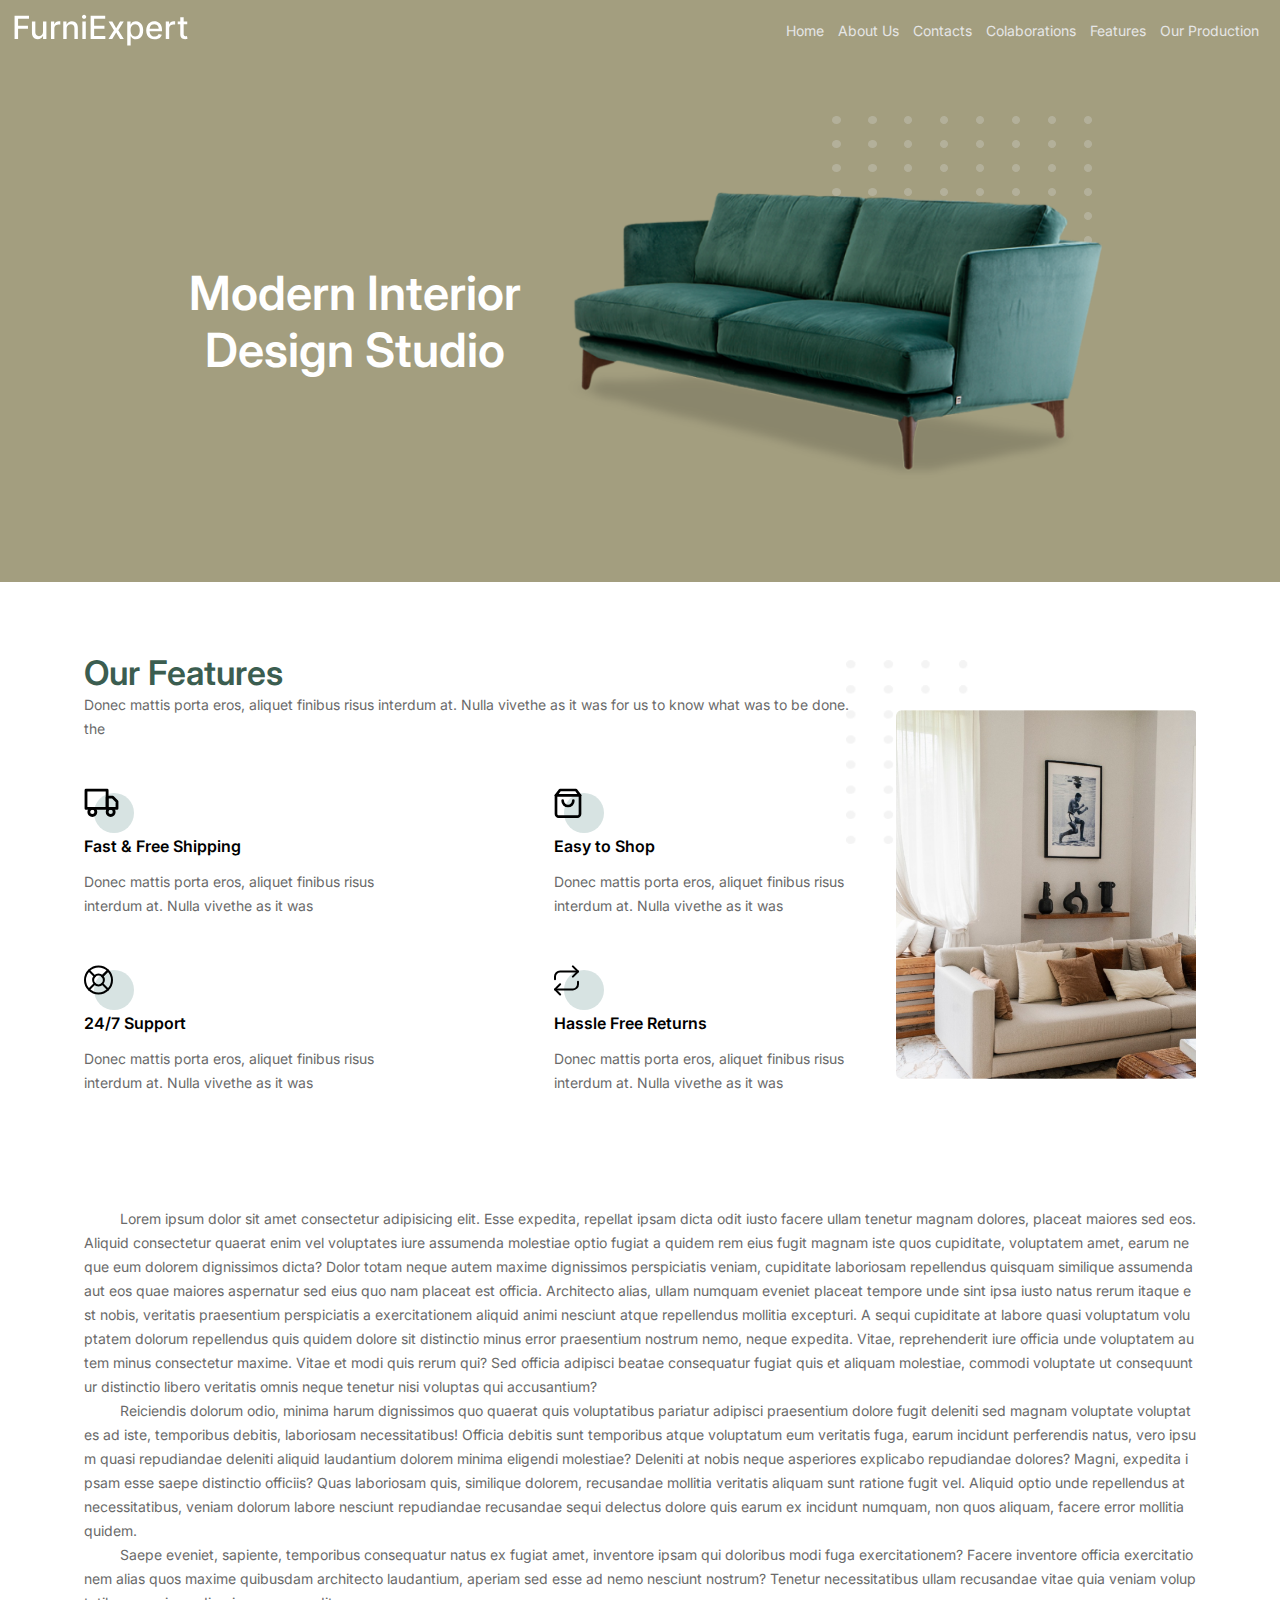
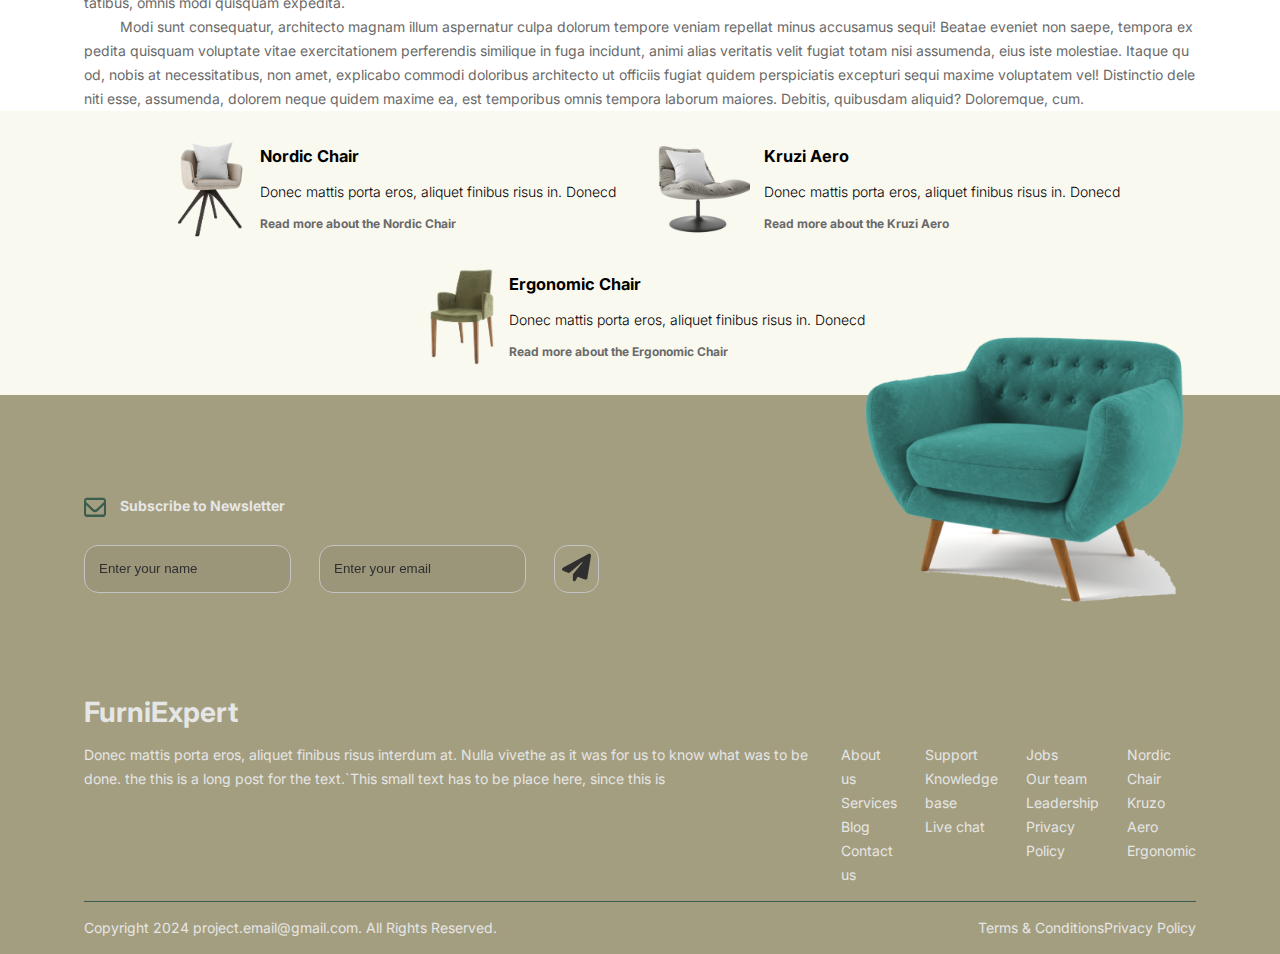
<file: features.html>
<!DOCTYPE html>
<html lang="en">

<head>
	<meta charset="UTF-8">
	<meta name="viewport" content="width=device-width, initial-scale=1.0">
	<title>FurniExpert - Features</title>
	<meta name="description"
		content="Особливості FurniExpert - ексклюзивний дизайн, висока якість та інноваційні рішення для вашого дому.">
	<meta name="robots" content="index, follow">
	<link rel="stylesheet" href="css/style.css">
</head>

<body>
	<script defer src="script/script.js"></script>
	<div class="wrapper">
		<header>
			<a href="index.html" aria-label="logo image" class="header__img">
				<img src="images/logo.svg" class="paralaxFromCenter" alt="FurniExpert">
			</a>
			<section class="header">
				<nav class="header__navigation container">
					<ul class="header__navigation-list">
						<li class="header__navigation-item"><a class="item-link" href="index.html">Home</a></li>
						<li class="header__navigation-item"><a class="item-link" href="about.html">About Us</a></li>
						<li class="header__navigation-item"><a class="item-link" href="contacts.html">Contacts</a></li>
						<li class="header__navigation-item"><a class="item-link" href="colab.html">Colaborations</a></li>
						<li class="header__navigation-item"><a class="item-link" href="features.html">Features</a></li>
						<li class="header__navigation-item"><a class="item-link" href="product.html">Our Production</a></li>
					</ul>
				</nav>
			</section>
			<button class="burger-btn paralaxFromRight" role="button" aria-label="burger menu button">
				<span></span>
				<span></span>
				<span></span>
			</button>
		</header>
		<section class="hero">
			<div class="hero__block container">
				<h1 class="hero__title title-1 paralaxFromLeft">Modern Interior
					Design Studio</h1>
				<div class="hero__img-layout paralaxFromCenter"><img class="hero__img" src="images/hero.png"
						alt="couch fullscreen">
				</div>
			</div>
		</section>
		<main class="main">

			<div class="main__content container">
				<div class="main__content-info">
					<h2 class="__info-title title-2 paralaxFromLeft">Our Features</h2>
					<p class="__info-description">Donec mattis porta eros, aliquet finibus risus interdum at. Nulla vivethe
						as it was for us to know what was to be done. the</p>
					<div class="main__content-block">
						<div class="main__content-item">
							<p class="__info-icon"><img src="images/feature-icon-1.svg" alt="feture 1"></p>
							<h3 class="product__title">Fast & Free Shipping </h3>
							<p class="__info-description">Donec mattis porta eros, aliquet finibus risus interdum at. Nulla
								vivethe as it was</p>
						</div>
						<div class="main__content-item">
							<p class="__info-icon"><img src="images/feature-icon-2.svg" alt="feature-2"></p>
							<h3 class="product__title">Easy to Shop</h3>
							<p class="__info-description">Donec mattis porta eros, aliquet finibus risus interdum at. Nulla
								vivethe as it was</p>
						</div>
						<div class="main__content-item">
							<p class="__info-icon"><img src="images/feature-icon-3.svg" alt="feature-3"></p>
							<h3 class="product__title">24/7 Support</h3>
							<p class="__info-description">Donec mattis porta eros, aliquet finibus risus interdum at. Nulla
								vivethe as it was</p>
						</div>
						<div class="main__content-item">
							<p class="__info-icon"><img src="images/feature-icon-4.svg" alt="feature-4"></p>
							<h3 class="product__title">Hassle Free Returns</h3>
							<p class="__info-description">Donec mattis porta eros, aliquet finibus risus interdum at. Nulla
								vivethe as it was</p>
						</div>
					</div>
				</div>
				<div class="main__content-layout"><img class="main__content-img" src="images/features-img.png" alt="">
				</div>
			</div>
			<div class="main__lorem container">
				<div class="main__lorem-text __info-description">
					<p>Lorem ipsum dolor sit amet consectetur adipisicing elit. Esse expedita,
						repellat ipsam dicta
						odit iusto facere ullam tenetur magnam dolores, placeat maiores sed eos. Aliquid consectetur quaerat
						enim
						vel voluptates iure assumenda molestiae optio fugiat a quidem rem eius fugit magnam iste quos
						cupiditate,
						voluptatem amet, earum neque eum dolorem dignissimos dicta? Dolor totam neque autem maxime dignissimos
						perspiciatis veniam, cupiditate laboriosam repellendus quisquam similique assumenda aut eos quae
						maiores
						aspernatur sed eius quo nam placeat est officia. Architecto alias, ullam numquam eveniet placeat
						tempore
						unde sint ipsa iusto natus rerum itaque est nobis, veritatis praesentium perspiciatis a exercitationem
						aliquid animi nesciunt atque repellendus mollitia excepturi. A sequi cupiditate at labore quasi
						voluptatum voluptatem dolorum repellendus quis quidem dolore sit distinctio minus error praesentium
						nostrum nemo, neque expedita. Vitae, reprehenderit iure officia unde voluptatem autem minus
						consectetur
						maxime. Vitae et modi quis rerum qui? Sed officia adipisci beatae consequatur fugiat quis et aliquam
						molestiae, commodi voluptate ut consequuntur distinctio libero veritatis omnis neque tenetur nisi
						voluptas qui accusantium? </p>
					<p>Reiciendis dolorum odio, minima harum dignissimos quo quaerat quis
						voluptatibus
						pariatur adipisci praesentium dolore fugit deleniti sed magnam voluptate voluptates ad iste,
						temporibus
						debitis, laboriosam necessitatibus! Officia debitis sunt temporibus atque voluptatum eum veritatis
						fuga,
						earum incidunt perferendis natus, vero ipsum quasi repudiandae deleniti aliquid laudantium dolorem
						minima
						eligendi molestiae? Deleniti at nobis neque asperiores explicabo repudiandae dolores? Magni, expedita
						ipsam esse saepe distinctio officiis? Quas laboriosam quis, similique dolorem, recusandae mollitia
						veritatis aliquam sunt ratione fugit vel. Aliquid optio unde repellendus at necessitatibus, veniam
						dolorum labore nesciunt repudiandae recusandae sequi delectus dolore quis earum ex incidunt numquam,
						non
						quos aliquam, facere error mollitia quidem.</p>
					<p>Saepe eveniet, sapiente, temporibus consequatur natus
						ex
						fugiat amet, inventore ipsam qui doloribus modi fuga exercitationem? Facere inventore officia
						exercitationem alias quos maxime quibusdam architecto laudantium, aperiam sed esse ad nemo nesciunt
						nostrum? Tenetur necessitatibus ullam recusandae vitae quia veniam voluptatibus, omnis modi quisquam
						expedita. </p>
					<p> Modi sunt consequatur, architecto magnam illum aspernatur culpa dolorum tempore veniam
						repellat
						minus accusamus sequi! Beatae eveniet non saepe, tempora expedita quisquam voluptate vitae
						exercitationem
						perferendis similique in fuga incidunt, animi alias veritatis velit fugiat totam nisi assumenda, eius
						iste molestiae. Itaque quod, nobis at necessitatibus, non amet, explicabo commodi doloribus architecto
						ut
						officiis fugiat quidem perspiciatis excepturi sequi maxime voluptatem vel! Distinctio deleniti esse,
						assumenda, dolorem neque quidem maxime ea, est temporibus omnis tempora laborum maiores. Debitis,
						quibusdam aliquid? Doloremque, cum.</p>
				</div>
			</div>


			<div class="main__small-info">
				<div class="main__small-block">
					<div class="main__small-card">
						<img src="images/product-1.png" alt="product 1">
						<div class="main__small-description">
							<h3 class="title-3">Nordic Chair</h3>
							<p class="__description-text">Donec mattis porta eros, aliquet finibus risus in. Donecd </p>
							<a href="product.html" aria-label="Learn more about the Nordic Chair">Read more about the Nordic
								Chair</a>
						</div>
					</div>
					<div class="main__small-card">
						<img src="images/product-2.png" alt="product 2">
						<div class="main__small-description">
							<h3 class="title-3">Kruzi Aero</h3>
							<p class="__description-text">Donec mattis porta eros, aliquet finibus risus in. Donecd </p>
							<a href="product.html" aria-label="Learn more about the Kruzi Aero">Read more about the Kruzi
								Aero</a>
						</div>
					</div>
					<div class="main__small-card">
						<img src="images/product-3.png" alt="product 3">
						<div class="main__small-description">
							<h3 class="title-3">Ergonomic Chair</h3>
							<p class="__description-text">Donec mattis porta eros, aliquet finibus risus in. Donecd </p>
							<a href="product.html" aria-label="Learn more about the Ergonomic Chair">Read more about the
								Ergonomic
								Chair</a>
						</div>
					</div>
				</div>
			</div>
		</main>
		<footer class="footer" type="action">
			<div class="footer__block container">
				<form class="footer__form" type="action">
					<div class="block__row">
						<img class="footer__form-icon" src="images/footer-icon.svg" alt="icon">
						<h4 class="footer__form-icon title-3 text-white">Subscribe to Newsletter</h4>
					</div>
					<div class="block__row footer__block-layout">
						<input id="name" class="footer__form-input" type="text" placeholder="Enter your name">
						<input id="email" class="footer__form-input" type="email" placeholder="Enter your email">
						<button class="footer__form-btn" type="submit"><img src="images/send.svg" alt="submit icon"></button>
					</div>
				</form>
				<img class="footer__form-img" src="images/footer-sofa.png" alt="Green Sofa">
			</div>
			<div class="footer__block-contacts container">
				<h1 class="title-1 text-white">FurniExpert</h1>
				<div class="footer__contacts block__row">
					<p class="__info-description text-white">Donec mattis porta eros, aliquet finibus risus interdum at.
						Nulla vivethe
						as it was for us to know what was to be done. the this is a long post for the text.`This small text
						has to be place here, since this is </p>
					<p class="footer__contacts-description __info-description text-white">
						About us <br>
						Services <br>
						Blog <br>
						Contact us <br>
					</p>
					<p class="footer__contacts-description __info-description text-white">
						Support <br>
						Knowledge base <br>
						Live chat <br>
					</p>
					<p class="footer__contacts-description __info-description text-white">
						Jobs <br>
						Our team <br>
						Leadership <br>
						Privacy Policy <br>
					</p>
					<p class="footer__contacts-description __info-description text-white">
						Nordic Chair <br>
						Kruzo Aero <br>
						Ergonomic <br>
					</p>
				</div>
				<div class="footer__block border-top">
					<p class="__info-description text-white">Copyright 2024 project.email@gmail.com. All Rights Reserved.</p>
					<span>
						<p class="__info-description text-white">Terms & Conditions</p>
						<p class="__info-description text-white">Privacy Policy</p>
					</span>
				</div>
				<p></p>
			</div>
		</footer>
	</div>
</body>

</html>
</file>
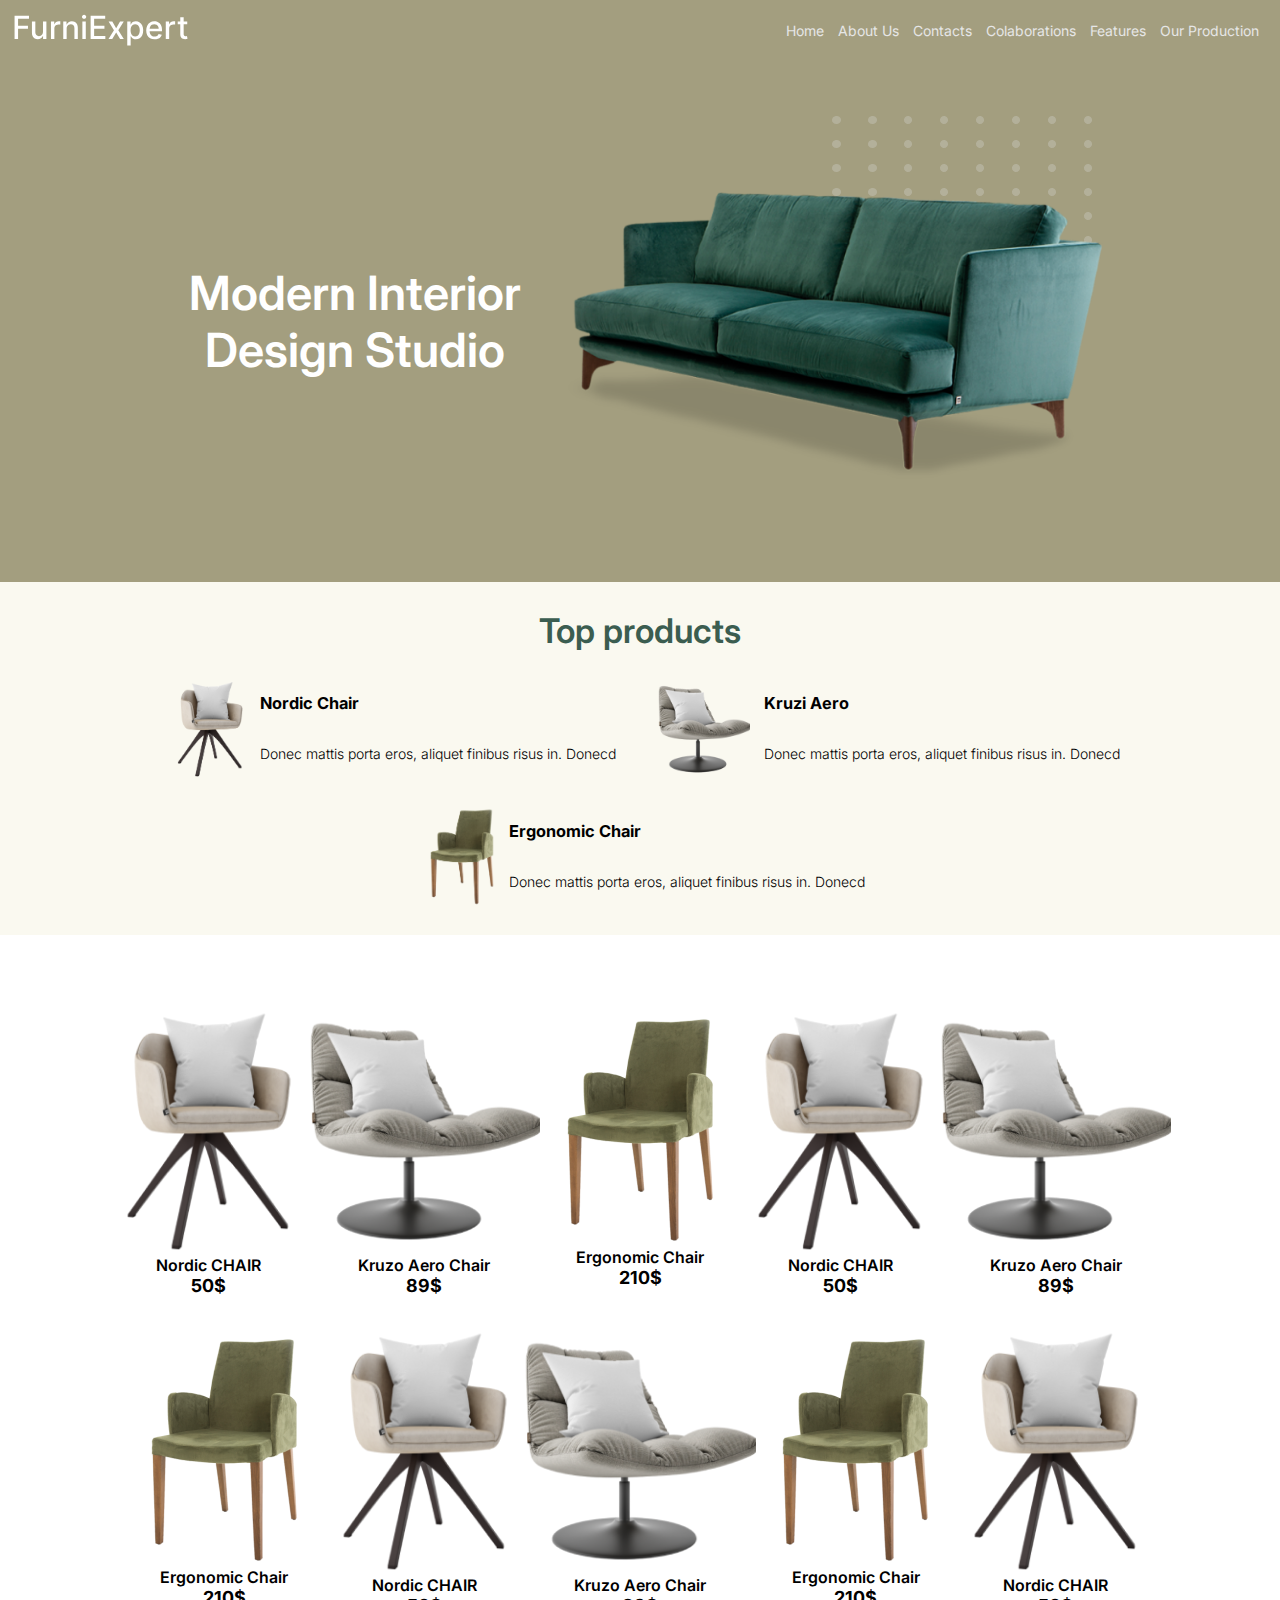
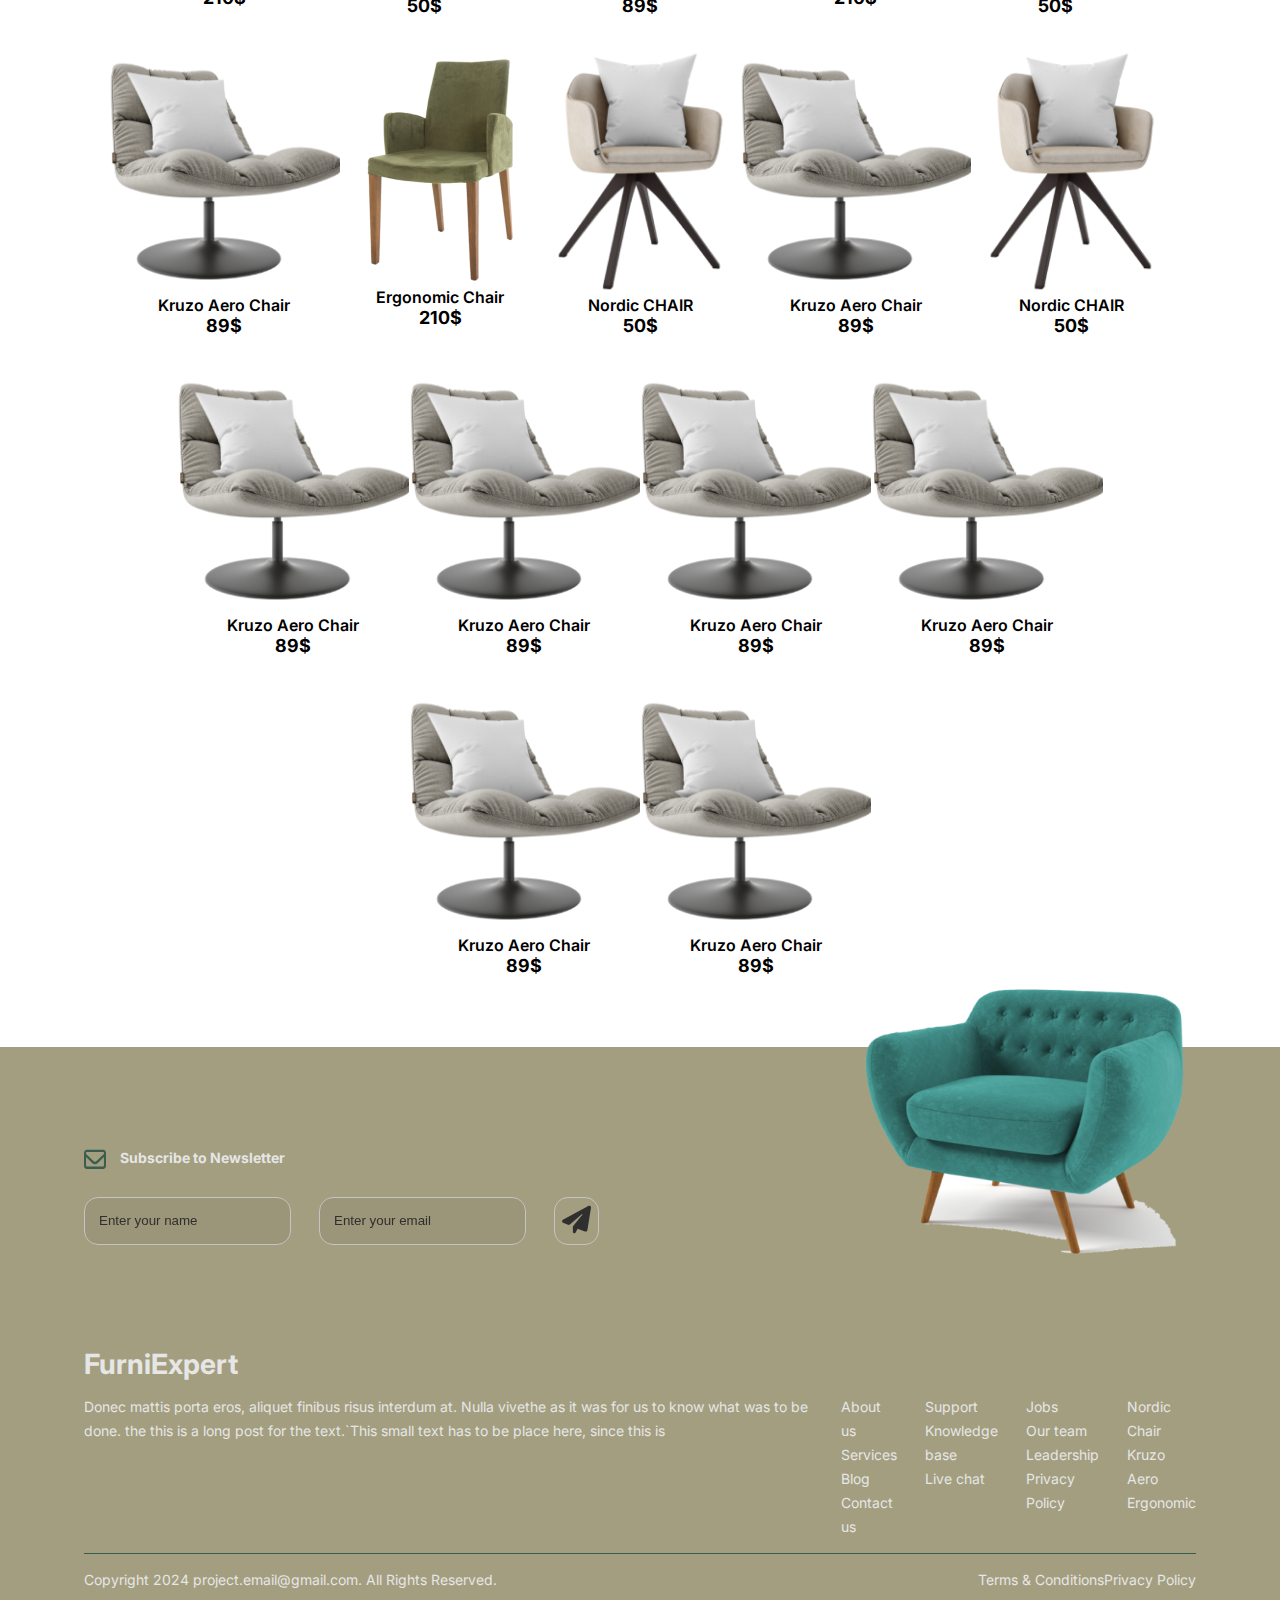
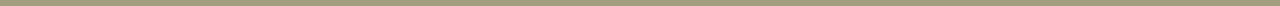
<file: product.html>
<!DOCTYPE html>
<html lang="en">

<head>
	<meta charset="UTF-8">
	<meta name="viewport" content="width=device-width, initial-scale=1.0">
	<title>FurniExpert - Our Production</title>
	<meta name="description"
		content="Перегляньте наші меблі від FurniExpert - детальний опис, фото та ціни на якісні товари для вашого дому.">
	<meta name="robots" content="index, follow">
	<link rel=" stylesheet" href="css/style.css">
</head>

<body>
	<script defer src="script/script.js"></script>
	<div class="wrapper">
		<header>
			<a href="index.html" aria-label="logo image" class="header__img">
				<img src="images/logo.svg" class="paralaxFromCenter" alt="FurniExpert">
			</a>
			<section class="header">
				<nav class="header__navigation container">
					<ul class="header__navigation-list">
						<li class="header__navigation-item"><a class="item-link" href="index.html">Home</a></li>
						<li class="header__navigation-item"><a class="item-link" href="about.html">About Us</a></li>
						<li class="header__navigation-item"><a class="item-link" href="contacts.html">Contacts</a></li>
						<li class="header__navigation-item"><a class="item-link" href="colab.html">Colaborations</a></li>
						<li class="header__navigation-item"><a class="item-link" href="features.html">Features</a></li>
						<li class="header__navigation-item"><a class="item-link" href="product.html">Our Production</a></li>
					</ul>
				</nav>
			</section>
			<button class="burger-btn paralaxFromRight" role="button" aria-label="burger menu button">
				<span></span>
				<span></span>
				<span></span>
			</button>
		</header>
		<section class="hero">
			<div class="hero__block container">
				<h1 class="hero__title title-1 paralaxFromLeft">Modern Interior
					Design Studio</h1>
				<div class="hero__img-layout paralaxFromCenter"><img class="hero__img" src="images/hero.png"
						alt="couch fullscreen">
				</div>
			</div>
		</section>
		<main class="main">
			<div class="main__small-info paralaxFromCenter">
				<h1 class="__info-title paralaxFromRight">Top products</h1>
				<div class="main__small-block">
					<div class="main__small-card">
						<img src="images/product-1.png" alt="product 1">
						<div class="main__small-description">
							<h3 class="title-3">Nordic Chair</h3>
							<p class="__description-text">Donec mattis porta eros, aliquet finibus risus in. Donecd </p>
						</div>
					</div>
					<div class="main__small-card">
						<img src="images/product-2.png" alt="product 2">
						<div class="main__small-description">
							<h3 class="title-3">Kruzi Aero</h3>
							<p class="__description-text">Donec mattis porta eros, aliquet finibus risus in. Donecd </p>
						</div>
					</div>
					<div class="main__small-card">
						<img src="images/product-3.png" alt="product 3">
						<div class="main__small-description">
							<h3 class="title-3">Ergonomic Chair</h3>
							<p class="__description-text">Donec mattis porta eros, aliquet finibus risus in. Donecd </p>
						</div>
					</div>
				</div>
			</div>


			<div class="main__block container">
				<div class="products__cards  wrap flex-center">
					<div class="product__card">
						<img class="product__img" src="images/product-1.png" alt="chair 1">
						<h3 class="product__title title-3">Nordic CHAIR</h3>
						<p class="product__price">50$</p>
					</div>
					<div class="product__card">
						<img class="product__img" src="images/product-2.png" alt="chair 1">
						<h3 class="product__title title-3">Kruzo Aero Chair</h3>
						<p class="product__price">89$</p>
					</div>
					<div class="product__card">
						<img class="product__img" src="images/product-3.png" alt="chair 1">
						<h3 class="product__title title-3">Ergonomic Chair</h3>
						<p class="product__price">210$</p>
					</div>
					<div class="product__card">
						<img class="product__img" src="images/product-1.png" alt="chair 1">
						<h3 class="product__title title-3">Nordic CHAIR</h3>
						<p class="product__price">50$</p>
					</div>
					<div class="product__card">
						<img class="product__img" src="images/product-2.png" alt="chair 1">
						<h3 class="product__title title-3">Kruzo Aero Chair</h3>
						<p class="product__price">89$</p>
					</div>
					<div class="product__card">
						<img class="product__img" src="images/product-3.png" alt="chair 1">
						<h3 class="product__title title-3">Ergonomic Chair</h3>
						<p class="product__price">210$</p>
					</div>
					<div class="product__card">
						<img class="product__img" src="images/product-1.png" alt="chair 1">
						<h3 class="product__title title-3">Nordic CHAIR</h3>
						<p class="product__price">50$</p>
					</div>
					<div class="product__card">
						<img class="product__img" src="images/product-2.png" alt="chair 1">
						<h3 class="product__title title-3">Kruzo Aero Chair</h3>
						<p class="product__price">89$</p>
					</div>
					<div class="product__card">
						<img class="product__img" src="images/product-3.png" alt="chair 1">
						<h3 class="product__title title-3">Ergonomic Chair</h3>
						<p class="product__price">210$</p>
					</div>
					<div class="product__card">
						<img class="product__img" src="images/product-1.png" alt="chair 1">
						<h3 class="product__title title-3">Nordic CHAIR</h3>
						<p class="product__price">50$</p>
					</div>
					<div class="product__card">
						<img class="product__img" src="images/product-2.png" alt="chair 1">
						<h3 class="product__title title-3">Kruzo Aero Chair</h3>
						<p class="product__price">89$</p>
					</div>
					<div class="product__card">
						<img class="product__img" src="images/product-3.png" alt="chair 1">
						<h3 class="product__title title-3">Ergonomic Chair</h3>
						<p class="product__price">210$</p>
					</div>
					<div class="product__card">
						<img class="product__img" src="images/product-1.png" alt="chair 1">
						<h3 class="product__title title-3">Nordic CHAIR</h3>
						<p class="product__price">50$</p>
					</div>
					<div class="product__card">
						<img class="product__img" src="images/product-2.png" alt="chair 1">
						<h3 class="product__title title-3">Kruzo Aero Chair</h3>
						<p class="product__price">89$</p>
					</div>
					<div class="product__card">
						<img class="product__img" src="images/product-1.png" alt="chair 1">
						<h3 class="product__title title-3">Nordic CHAIR</h3>
						<p class="product__price">50$</p>
					</div>
					<div class="product__card">
						<img class="product__img" src="images/product-2.png" alt="chair 1">
						<h3 class="product__title title-3">Kruzo Aero Chair</h3>
						<p class="product__price">89$</p>
					</div>
					<div class="product__card">
						<img class="product__img" src="images/product-2.png" alt="chair 1">
						<h3 class="product__title title-3">Kruzo Aero Chair</h3>
						<p class="product__price">89$</p>
					</div>
					<div class="product__card">
						<img class="product__img" src="images/product-2.png" alt="chair 1">
						<h3 class="product__title title-3">Kruzo Aero Chair</h3>
						<p class="product__price">89$</p>
					</div>
					<div class="product__card">
						<img class="product__img" src="images/product-2.png" alt="chair 1">
						<h3 class="product__title title-3">Kruzo Aero Chair</h3>
						<p class="product__price">89$</p>
					</div>
					<div class="product__card">
						<img class="product__img" src="images/product-2.png" alt="chair 1">
						<h3 class="product__title title-3">Kruzo Aero Chair</h3>
						<p class="product__price">89$</p>
					</div>
					<div class="product__card">
						<img class="product__img" src="images/product-2.png" alt="chair 1">
						<h3 class="product__title title-3">Kruzo Aero Chair</h3>
						<p class="product__price">89$</p>
					</div>
				</div>
			</div>

		</main>
		<footer class="footer" type="action">
			<div class="footer__block container">
				<form class="footer__form" type="action">
					<div class="block__row">
						<img class="footer__form-icon" src="images/footer-icon.svg" alt="icon">
						<h4 class="footer__form-icon title-3 text-white">Subscribe to Newsletter</h4>
					</div>
					<div class="block__row footer__block-layout">
						<input id="name" class="footer__form-input" type="text" placeholder="Enter your name">
						<input id="email" class="footer__form-input" type="email" placeholder="Enter your email">
						<button class="footer__form-btn" type="submit"><img src="images/send.svg" alt="submit icon"></button>
					</div>
				</form>
				<img class="footer__form-img" src="images/footer-sofa.png" alt="Green Sofa">
			</div>
			<div class="footer__block-contacts container">
				<h1 class="title-1 text-white">FurniExpert</h1>
				<div class="footer__contacts block__row">
					<p class="__info-description text-white">Donec mattis porta eros, aliquet finibus risus interdum at.
						Nulla vivethe
						as it was for us to know what was to be done. the this is a long post for the text.`This small text
						has to be place here, since this is </p>
					<p class="footer__contacts-description __info-description text-white">
						About us <br>
						Services <br>
						Blog <br>
						Contact us <br>
					</p>
					<p class="footer__contacts-description __info-description text-white">
						Support <br>
						Knowledge base <br>
						Live chat <br>
					</p>
					<p class="footer__contacts-description __info-description text-white">
						Jobs <br>
						Our team <br>
						Leadership <br>
						Privacy Policy <br>
					</p>
					<p class="footer__contacts-description __info-description text-white">
						Nordic Chair <br>
						Kruzo Aero <br>
						Ergonomic <br>
					</p>
				</div>
				<div class="footer__block border-top">
					<p class="__info-description text-white">Copyright 2024 project.email@gmail.com. All Rights Reserved.</p>
					<span>
						<p class="__info-description text-white">Terms & Conditions</p>
						<p class="__info-description text-white">Privacy Policy</p>
					</span>
				</div>
				<p></p>
			</div>
		</footer>
	</div>
</body>

</html>
</file>
<file: css/style.css>
@import url("https://fonts.googleapis.com/css2?family=Inter:ital,opsz,wght@0,14..32,100..900;1,14..32,100..900&display=swap");
* {
  margin: 0;
  padding: 0;
  box-sizing: border-box;
  border: 0;
}

html, body {
  overflow-x: hidden;
  font-size: 14px;
  font-weight: normal;
  font-family: "Inter", sans-serif;
  font-optical-sizing: auto;
  width: 100%;
}

.wrapper {
  width: 100%;
  display: flex;
  flex-direction: column;
  align-items: center;
  overflow: hidden;
}

.container {
  display: flex;
  flex-direction: column;
  max-width: 1140px;
}

header {
  padding: 1rem;
  display: flex;
  flex-direction: row;
  background-color: #A39E7F;
  width: 100%;
  justify-content: space-between;
  align-content: space-between;
}

.header {
  display: flex;
  flex-direction: column;
  justify-content: center;
  align-items: center;
  background-color: #A39E7F;
}
.header__img {
  display: flex;
  justify-content: center;
  align-items: center;
}
.header__navigation {
  display: flex;
  flex-direction: row;
  justify-content: space-between;
  align-items: center;
  width: 100%;
  height: 100%;
}
.header__navigation-list {
  list-style: none;
  display: flex;
  align-items: center;
}
.header__navigation-item {
  padding: 0 0.5rem;
}
.header__navigation-item a {
  color: #e6e6e6;
  text-decoration: none;
}
.header__navigation-item:hover a {
  color: #FFFFFF;
}

.hero {
  background-color: #A39E7F;
  width: 100vw;
  padding: 4rem 0;
}
.hero__block {
  margin: 0 auto;
  display: flex;
  flex-direction: row;
  justify-content: center;
  align-content: space-between;
  align-items: center;
  word-wrap: break-word;
  flex-wrap: wrap-reverse;
  width: 100%;
}
.hero__title {
  width: -moz-fit-content;
  width: fit-content;
  max-width: 30cqw;
  text-align: center;
  min-width: 300px;
  display: inline;
  font-weight: 600;
  text-wrap: balance;
  font-size: clamp(1.5rem, 0.9643rem + 2.6786vw, 3.375rem);
  color: #fff;
}
.hero__img {
  -o-object-fit: cover;
     object-fit: cover;
  width: 100%;
  z-index: 100;
}
.hero__img-layout {
  display: flex;
  max-width: 700px;
  width: 50%;
  z-index: 90;
  min-width: 300px;
  position: relative;
}
.hero__img-layout::before {
  content: "";
  width: 50%;
  height: 50%;
  z-index: 0;
  background: url(../images/Dotted.png) no-repeat;
  position: absolute;
  right: 0;
}

.burger-btn {
  position: absolute;
  justify-content: center;
  align-items: center;
  display: none;
  background-color: rgba(0, 0, 0, 0);
  z-index: 500;
  right: 1rem;
  padding: 1rem;
  top: 1rem;
}
.burger-btn span {
  transition: 1s;
  position: absolute;
  width: 30px;
  z-index: 100;
  height: 3px;
  background-color: #fff;
}
.burger-btn span:nth-child(1) {
  transform: translateY(-10px);
}
.burger-btn span:nth-child(2) {
  transform: translateY(10px);
}
.burger-btn__active {
  transform: rotate(90deg);
  transition: 1s;
}
.burger-btn__active span {
  position: absolute;
  z-index: 100;
}
.burger-btn__active span:nth-child(1) {
  background-color: #fff;
  transform: rotate(45deg);
}
.burger-btn__active span:nth-child(3) {
  opacity: 0;
}
.burger-btn__active span:nth-child(2) {
  background-color: #fff;
  transform: rotate(-45deg);
}

@media (max-width: 800px) {
  .container {
    max-width: unset;
    padding: 0 1rem;
  }
  .hero__block {
    padding: 2rem 4rem;
  }
  header {
    display: flex;
    width: 100vw;
    padding: 0;
  }
  .header {
    overflow: hidden;
    padding: 1rem;
    transform: translateX(100vw);
    background-color: rgba(0, 0, 0, 0);
    position: fixed;
    width: 100vw;
    height: 100vh;
    transition: 1s;
    z-index: 500;
  }
  .header__img {
    height: 100%;
    width: -moz-min-content;
    width: min-content;
    padding: 1rem;
  }
  .header__navigation {
    z-index: 100;
    left: 0;
    width: 100%;
    align-items: center;
    justify-content: center;
    display: flex;
    flex-direction: column;
    position: absolute;
    background-color: rgba(0, 0, 0, 0.2);
  }
  .header__navigation-list {
    flex-direction: column;
  }
  .header__navigation-item {
    font-size: 2rem;
    padding: 2rem;
  }
  .burger-btn {
    display: flex;
    padding: 1rem;
  }
}
.show {
  -webkit-backdrop-filter: brightness(10%);
          backdrop-filter: brightness(10%);
  animation: 0.5s ease-out showHide;
  transform: translateX(0);
}

@keyframes showHide {
  0% {
    -webkit-backdrop-filter: brightness(100%);
            backdrop-filter: brightness(100%);
    transform: translateX(100vw);
  }
  20% {
    -webkit-backdrop-filter: brightness(70%);
            backdrop-filter: brightness(70%);
  }
  100% {
    -webkit-backdrop-filter: brightness(10%);
            backdrop-filter: brightness(10%);
    transform: translateX(0);
  }
}
.__info-title {
  color: #3B5D50;
  font-size: 2.428rem;
  font-weight: 600;
}

.__info-description {
  color: #6A6A6A;
  font-size: 1rem;
  line-height: 24px;
}

.main {
  width: 100%;
  height: 100%;
  display: flex;
  justify-content: center;
  align-items: center;
  flex-direction: column;
}
.main__lorem {
  padding: 0 1rem;
}
.main__lorem-text {
  text-indent: 4ch;
  text-wrap: stable;
  word-break: break-all;
}
.main__block {
  padding: 4rem 1rem;
  display: flex;
  flex-direction: row;
  justify-content: space-between;
}

.main__products {
  width: 100%;
  padding: 4rem 1rem;
  display: flex;
  align-items: center;
  justify-content: space-between;
}

.products__info {
  width: 40%;
  height: 100%;
  display: flex;
  flex-direction: column;
  justify-content: space-between;
  gap: 1rem;
  padding: 2rem 0;
}
.products__cards {
  display: flex;
  justify-content: space-between;
  width: 100%;
}
.products__link {
  display: flex;
  width: -moz-min-content;
  width: min-content;
  padding: 1rem 2rem;
  color: #e6e6e6;
  background-color: #2F2F2F;
  border-radius: 2rem;
  transition: 0.3s;
  font-weight: 600;
  text-decoration: none;
}
.products__link:hover {
  background-color: #A39E7F;
  filter: drop-shadow(0 0 10px rgba(0, 0, 0, 0.5));
}
.product__card {
  padding: 2rem 0;
  height: 320px;
  min-width: 200px;
  display: flex;
  justify-content: center;
  flex-direction: column;
  align-items: center;
  border-radius: 1rem;
  transition: 0.3s;
  position: relative;
}
.product__card:hover {
  box-shadow: -1px 2px 5px rgba(0, 0, 0, 0.2);
  background-color: rgba(53, 115, 110, 0.1);
  filter: drop-shadow(3px -5px 10px rgba(67, 68, 87, 0.3));
}
.product__card:hover::after {
  content: "+";
  display: flex;
  justify-content: center;
  align-items: center;
  bottom: 0;
  transform: translateY(50%);
  position: absolute;
  width: 2rem;
  line-height: 2rem;
  height: 2rem;
  border-radius: 50%;
  font-size: 1.5rem;
  font-weight: 800;
  color: #e6e6e6;
  background-color: #2F2F2F;
  transition: 0.3s;
}
.product__card:hover::after:hover {
  background-color: #A39E7F;
  color: #2F2F2F;
}
.product__card:hover .product__img {
  transform: translateY(-20%);
}
.product__img {
  transition: 0.3s;
  height: 250px;
  -o-object-fit: contain;
     object-fit: contain;
}
.product__title {
  font-weight: 600;
  font-size: 1.142rem;
}
.product__price {
  font-weight: 700;
  font-size: 1.285rem;
}

.__info-icon {
  display: flex;
  width: 40px;
  z-index: 100;
  height: 40px;
  position: relative;
}
.__info-icon img {
  z-index: 100;
}

.__info-icon::before {
  content: "";
  color: #3B5D50;
  right: -25%;
  bottom: -25%;
  width: 40px;
  height: 40px;
  z-index: 0;
  position: absolute;
  border-radius: 50%;
  background-color: rgba(53, 115, 110, 0.2);
}

.fullW {
  width: 100%;
}

.main__content {
  display: flex;
  flex-direction: row;
  justify-content: center;
  align-items: center;
  gap: 2rem;
  padding: 4rem 1rem;
}
.main__content-block {
  display: flex;
  flex-direction: row;
  justify-content: space-between;
  flex-wrap: wrap;
  gap: 1rem;
  padding: 2rem 0;
}
.main__content-block iframe {
  display: block;
  height: 70vh;
  width: 100%;
}
.main__content-item {
  padding: 1rem 0;
  max-width: 40%;
  gap: 1rem;
  display: flex;
  flex-direction: column;
}
.main__content-info {
  align-items: center;
  padding: 1rem 0;
  display: flex;
  flex-direction: row;
  flex-wrap: wrap;
}
.main__content-img {
  -o-object-fit: fill;
     object-fit: fill;
  width: 100%;
  z-index: 100;
}
.main__content-layout {
  position: relative;
  display: flex;
  justify-content: center;
  align-items: center;
  max-width: 700px;
  width: 50%;
  z-index: 90;
  min-width: 300px;
}
.main__content-layout::before {
  content: "";
  width: 50%;
  height: 50%;
  left: -50px;
  top: -50px;
  background: url(../images/Dotted.png) no-repeat;
  background-size: cover;
  z-index: 80;
  position: absolute;
}

@media (max-width: 800px) {
  .main__block {
    flex-wrap: wrap;
  }
  .main__small-block {
    padding: 4rem 0;
  }
  .main__products {
    flex-wrap: wrap;
    padding: 0;
  }
  .products__cards {
    justify-content: space-around;
    flex-wrap: wrap;
  }
  .products__info {
    padding: 2rem 0;
    width: 100%;
    height: -moz-min-content;
    height: min-content;
  }
  .main__content {
    flex-direction: column;
  }
  .column-reverse {
    flex-direction: column-reverse;
  }
}
.point-decoration {
  position: relative;
  line-height: 50%;
  width: 0.625rem;
  height: 0.625rem;
  background-color: rgba(0, 0, 0, 0);
  justify-content: center;
  align-content: center;
  border: 2px solid #2F2F2F;
  border-radius: 50%;
}

.column-reverse {
  flex-direction: auto;
}

.text-row {
  display: flex;
  align-items: center;
  justify-content: center;
  flex-direction: row;
}

.main__small-info {
  background-color: rgba(239, 235, 206, 0.3);
  width: 100%;
  padding: 1rem 0;
  display: flex;
  justify-content: center;
  align-items: center;
  flex-direction: column;
}
.main__small-info h1 {
  padding: 1rem 0;
}
.main__small-block {
  display: flex;
  justify-content: center;
  align-items: center;
  width: 100%;
  max-width: 1440px;
  flex-wrap: wrap;
}
.main__small-card {
  padding: 1rem 1rem;
  min-width: 300px;
  display: flex;
  flex-direction: row;
  justify-content: center;
  align-content: center;
}
.main__small-card img {
  padding: 0 1rem;
  max-height: 100px;
  max-width: 100%;
  -o-object-fit: contain;
     object-fit: contain;
}
.main__small-description {
  display: flex;
  flex-direction: column;
  justify-content: space-around;
}
.main__small-description a {
  text-decoration: none;
  font-weight: 700;
  font-size: 12px;
  color: #6A6A6A;
}

.__description-text {
  font-weight: 300;
  line-height: 1.5rem;
  font-size: 1rem;
}

.block__row {
  gap: 1rem;
  display: flex;
  flex-direction: row;
}

.footer {
  display: flex;
  justify-content: center;
  align-items: center;
  flex-direction: column;
  width: 100%;
  background-color: #A39E7F;
}
.footer__block {
  display: flex;
  flex-direction: row;
  width: 100%;
  padding: 0 1rem;
  height: -moz-min-content;
  height: min-content;
  justify-content: space-between;
  align-items: center;
}
.footer__block-contacts {
  padding: 0 1rem;
}
.footer__block-layout {
  max-height: 400px;
  gap: 2rem;
}
.footer__contacts {
  gap: 2rem;
  padding: 1rem 0;
}
.footer__form {
  padding: 1rem 0;
  gap: 2rem;
  display: flex;
  flex-direction: column;
  position: relative;
}
.footer__form-input {
  -webkit-appearance: none;
     -moz-appearance: none;
          appearance: none;
  border: 1px solid #c4c4c4;
  outline: none;
  border-radius: 1rem;
  padding: 1rem 1rem;
  min-width: 200px;
  background: none;
  color: #eee;
  transition: 0.3s;
  -webkit-backdrop-filter: brightness(95%);
          backdrop-filter: brightness(95%);
}
.footer__form-input:hover {
  -webkit-backdrop-filter: brightness(100%);
          backdrop-filter: brightness(100%);
  outline: 1px solid #eee;
}
.footer__form-input:hover::-moz-placeholder {
  color: #eee;
}
.footer__form-input:hover::placeholder {
  color: #eee;
}
.footer__form-input::-moz-placeholder {
  color: #2F2F2F;
}
.footer__form-input::placeholder {
  color: #2F2F2F;
}
.footer__form-input:focus {
  -webkit-backdrop-filter: brightness(100%);
          backdrop-filter: brightness(100%);
  outline: 1px solid #eee;
}
.footer__form-input:focus::-moz-placeholder {
  color: rgba(0, 0, 0, 0);
}
.footer__form-input:focus::placeholder {
  color: rgba(0, 0, 0, 0);
}
.footer__form-input::backdrop {
  border: 3px solid red;
}
.footer__form-btn {
  -webkit-appearance: none;
     -moz-appearance: none;
          appearance: none;
  width: -moz-min-content;
  width: min-content;
  background: none;
  border: 1px solid #c4c4c4;
  padding: 0.5rem;
  border-radius: 1rem;
  transition: 0.5s;
}
.footer__form-btn img {
  transition: 0.1s;
}
.footer__form-btn:hover {
  border: 1px solid #eee;
  transform: scale(1.1);
}
.footer__form-btn:hover img {
  transition: 0.1s;
  filter: brightness(10%) invert(100%);
}
.footer__form-img {
  -o-object-fit: scale-down;
     object-fit: scale-down;
  max-height: 300px;
  transform: translateY(-25%);
}

@media (max-width: 800px) {
  .footer {
    padding: 2rem 0;
  }
  .footer__block {
    justify-content: center;
    flex-wrap: wrap-reverse;
  }
  .footer__block-contacts {
    justify-content: space-between;
    flex-wrap: wrap;
  }
  .footer__block-layout {
    padding: 1rem;
    gap: 1rem;
    flex-direction: column;
  }
  .footer__form {
    gap: 0.5rem;
  }
  .footer__contacts {
    gap: 2rem;
    flex-wrap: wrap;
  }
  .footer__contacts p {
    max-height: 250px;
  }
  .footer__form-img {
    display: none;
  }
}
.border-top {
  border-top: 1px solid #385D50;
  padding: 1rem 0;
  gap: 2rem;
  display: flex;
  justify-content: space-between;
  flex-direction: row;
  flex-wrap: nowrap;
}
.border-top span {
  display: flex;
}

.btn-1 {
  z-index: 400;
}

.text-white {
  color: #e6e6e6;
}

.wrap {
  flex-wrap: wrap;
}

.flex-center {
  justify-content: center;
}

.paralaxFromLeft {
  animation: 1s paralaxFromLeft ease-in-out;
}

.paralaxFromRight {
  animation: 1s paralaxFromRight ease-in-out;
}

.paralaxFromCenter {
  animation: 1s paralaxFromCenter ease-in-out;
}

@keyframes paralaxFromLeft {
  0% {
    transform: translateX(-100px);
    opacity: 0;
  }
  80% {
    transform: translateX(3px);
    opacity: 1;
  }
  100% {
    transform: translateX(0);
  }
}
@keyframes paralaxFromRight {
  0% {
    transform: translateX(100px);
    opacity: 0;
  }
  80% {
    transform: translateX(-3px);
    opacity: 1;
  }
  100% {
    transform: translateX(0);
  }
}
@keyframes paralaxFromCenter {
  0% {
    opacity: 0;
  }
  100% {
    opacity: 1;
  }
}
.main__result {
  padding: 4rem 0;
  font-size: 1.5rem;
  transition: 0.5s ease-in-out;
}
.main__result-list {
  display: flex;
  flex-direction: column;
  gap: 2rem;
  list-style: decimal;
  list-style-position: inside;
}
</file>
